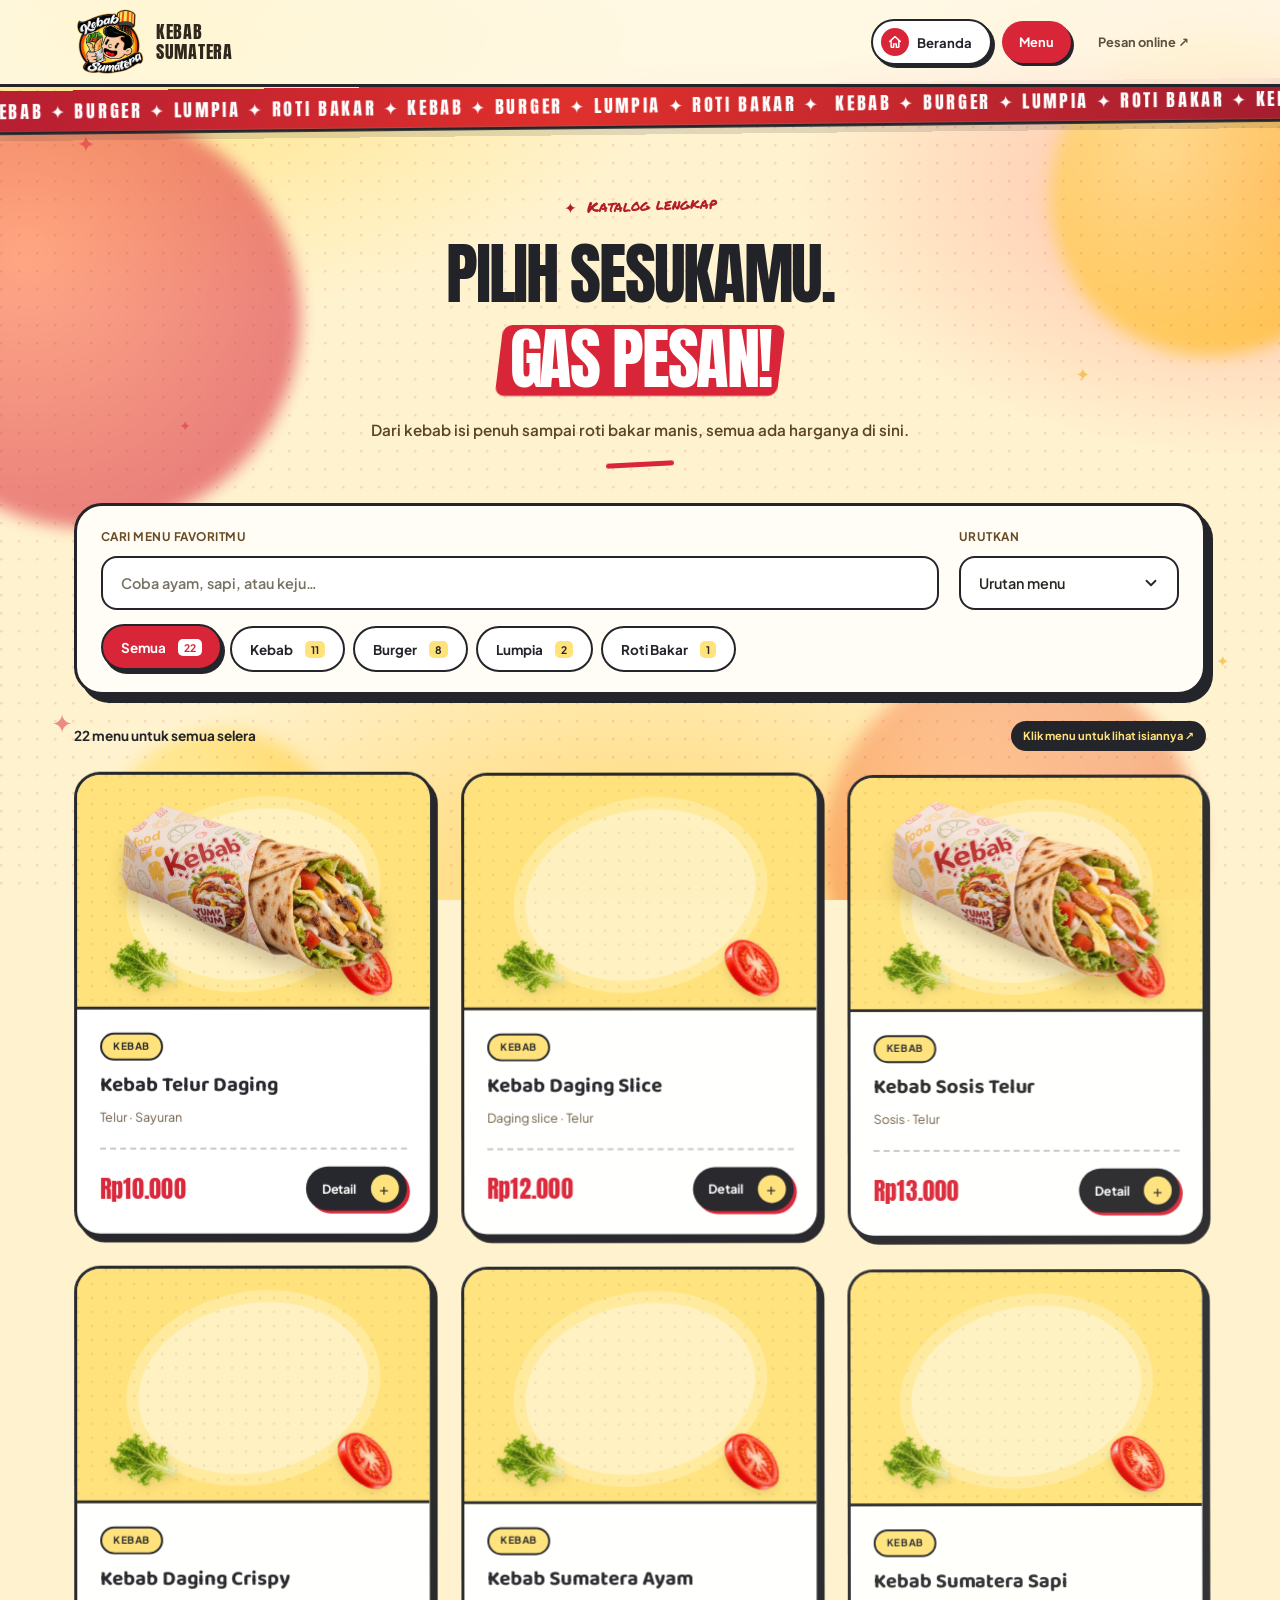
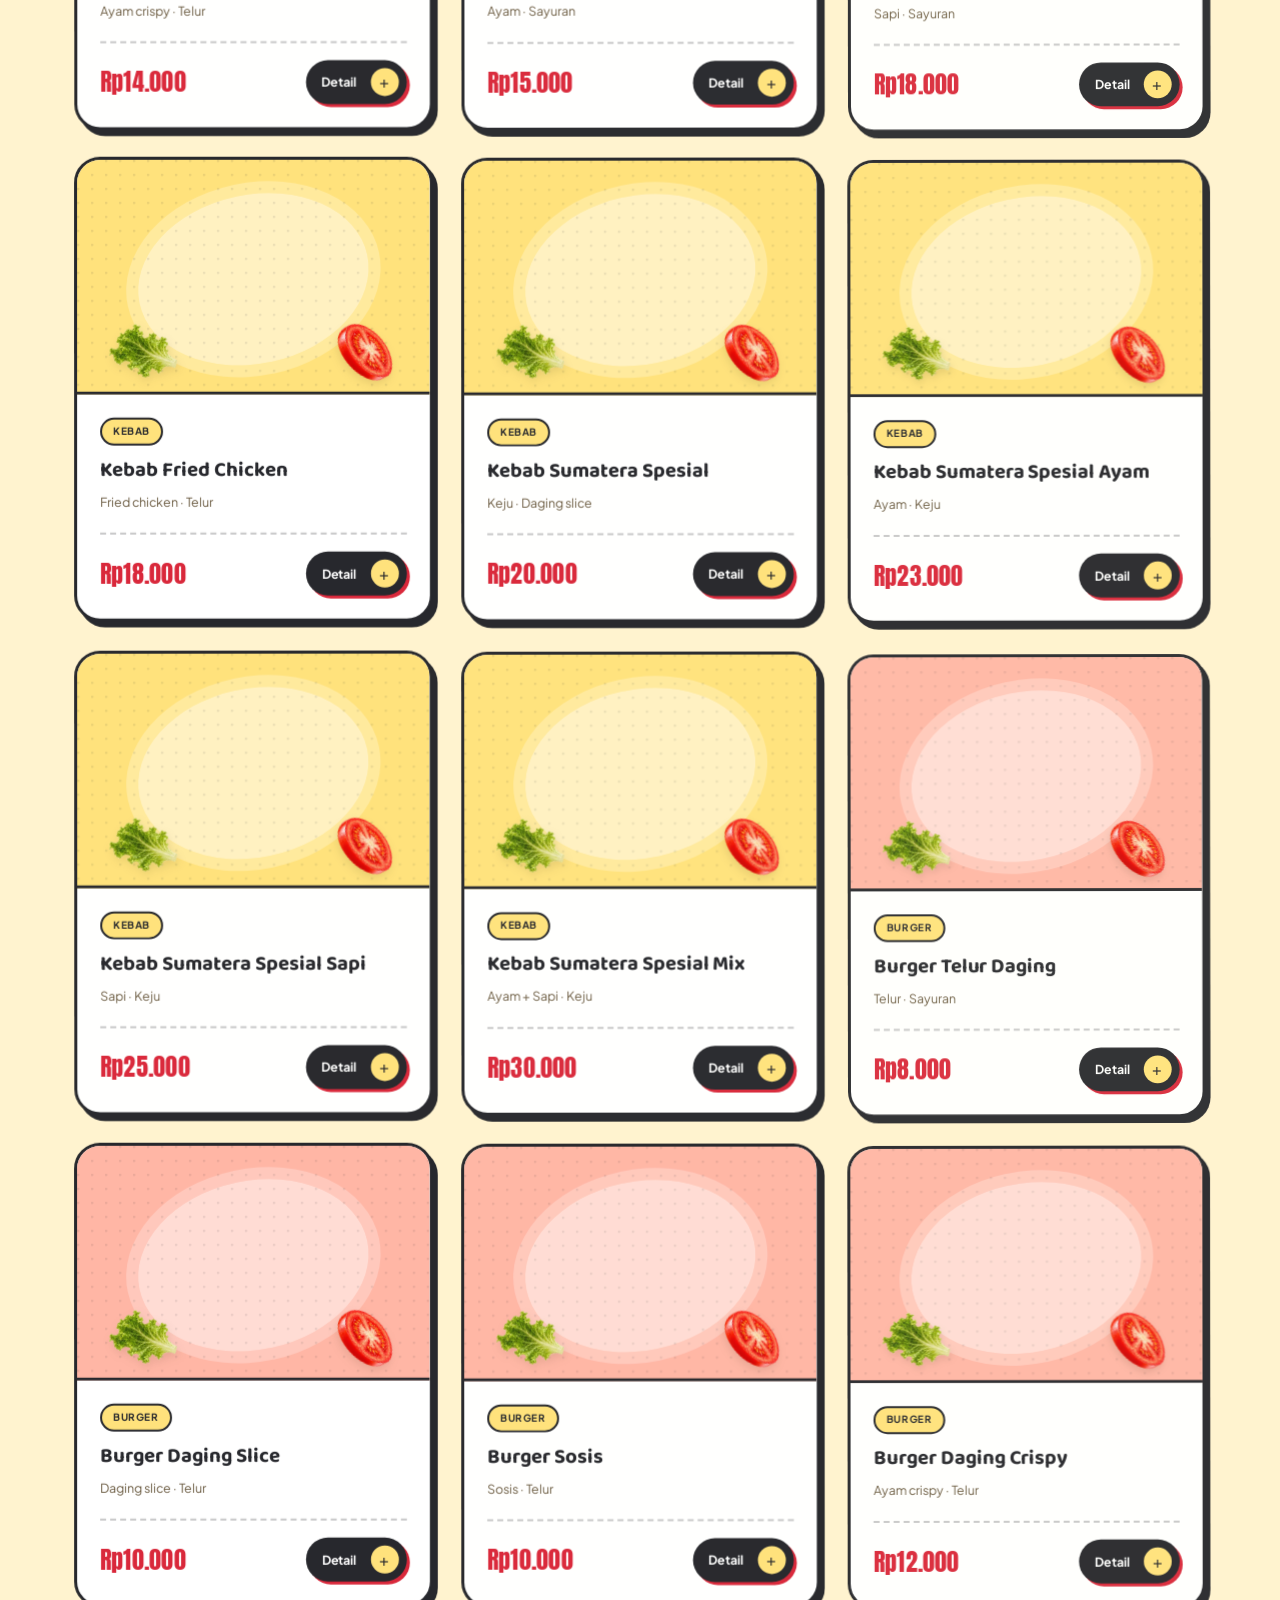
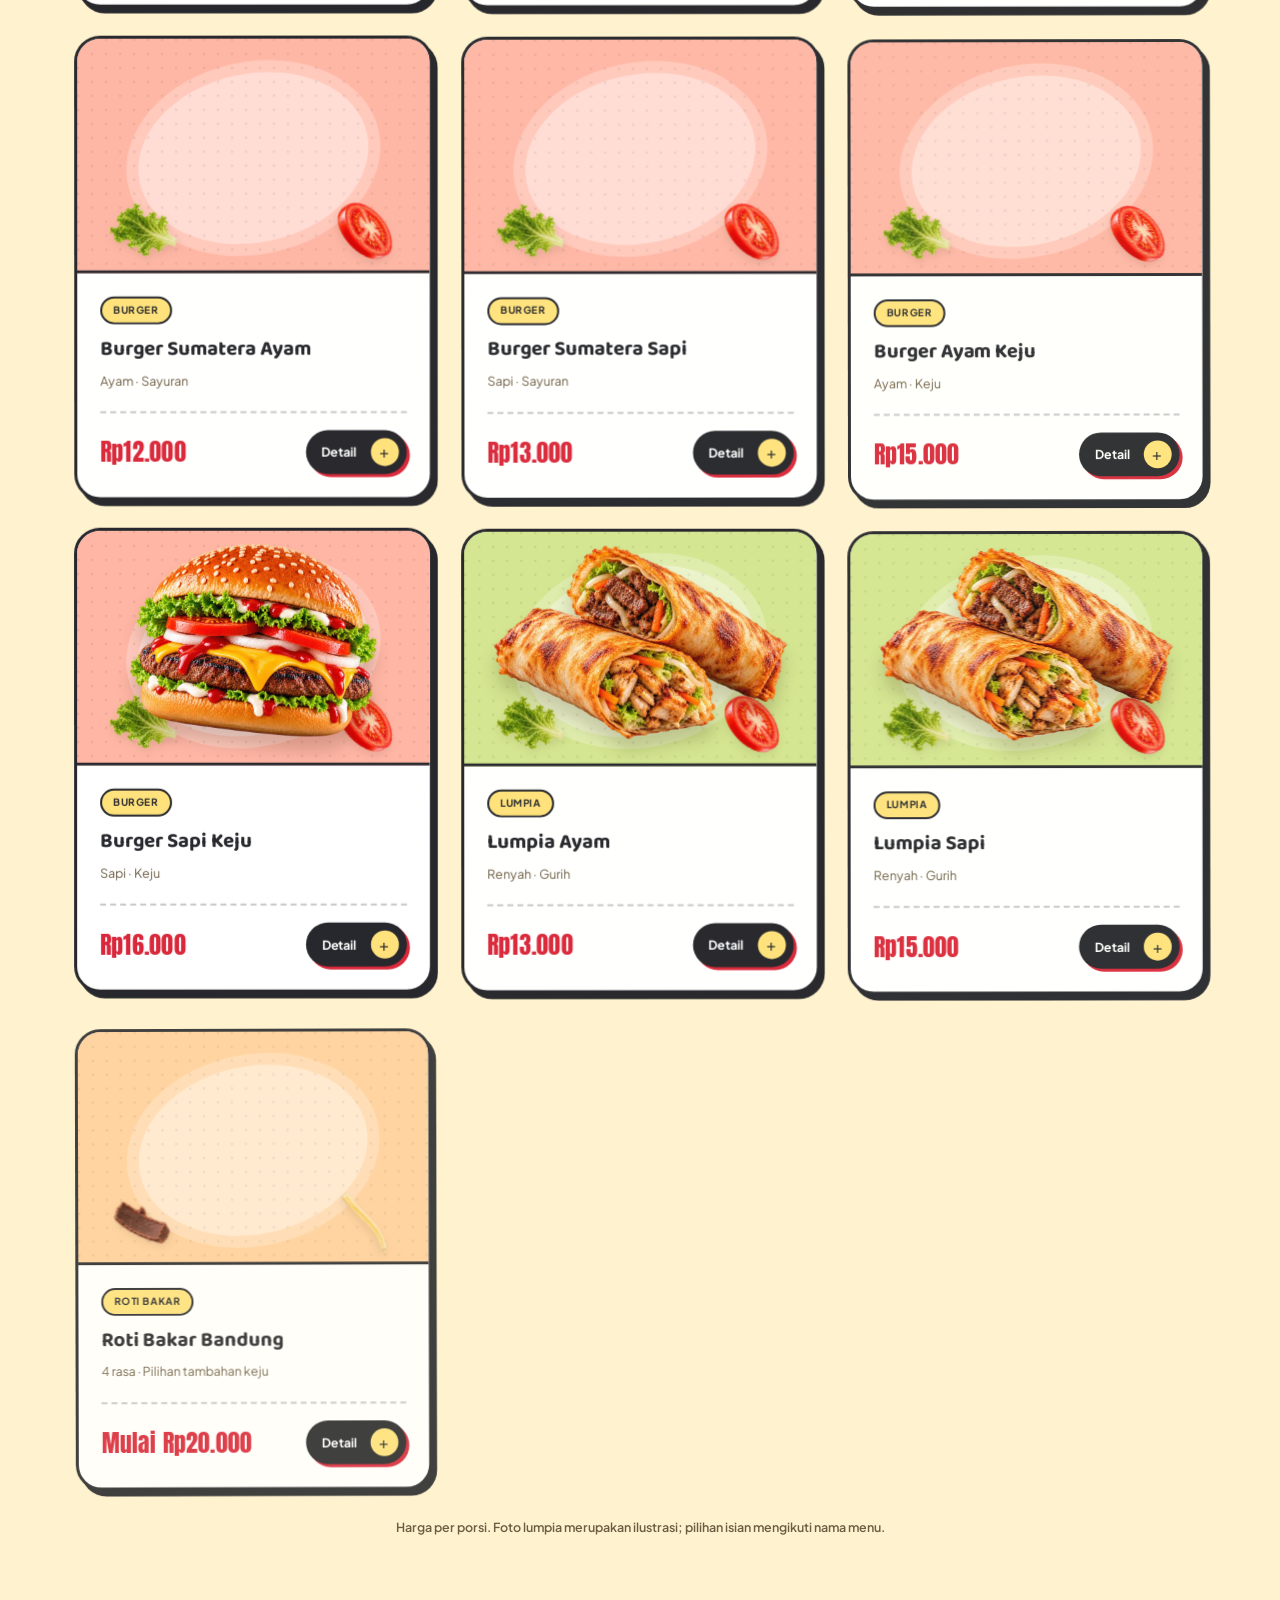
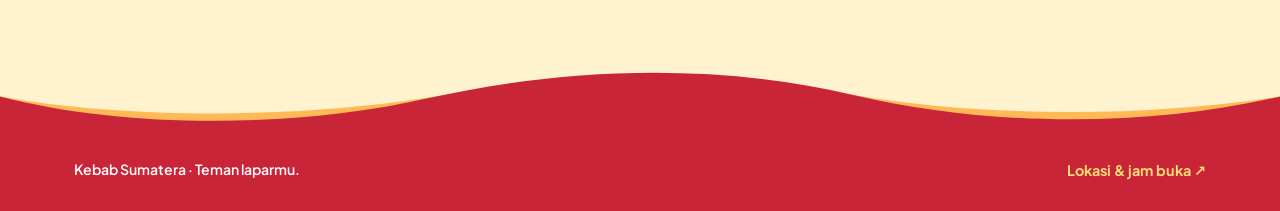
<file: menu.html>
<!DOCTYPE html>
<html lang="id">
<head>
<meta charset="UTF-8">
<meta name="viewport" content="width=device-width, initial-scale=1, viewport-fit=cover">
<meta name="description" content="Lihat 22 pilihan kebab, burger, lumpia, dan roti bakar Kebab Sumatera. Cari menu favoritmu, lihat isiannya, dan pesan lewat GoFood atau GrabFood.">
<title>Semua Menu — Kebab Sumatera</title>
<link rel="icon" href="image/icon/favicon.png">
<link rel="stylesheet" href="assets/css/fonts.css">
<link rel="stylesheet" href="assets/css/style.css">
<link rel="stylesheet" href="assets/css/menu.css">
</head>
<body class="menu-page">
<a class="menu-skip" href="#menu-lengkap">Langsung ke menu</a>

<!-- Latar belakang bergerak -->
<div class="menu-bg" aria-hidden="true">
  <i class="mb mb1"></i><i class="mb mb2"></i><i class="mb mb3"></i><i class="mb mb4"></i>
  <span class="ms" style="--x:6%;--y:14%;--s:22;--d:0s">✦</span>
  <span class="ms" style="--x:91%;--y:10%;--s:30;--d:1.2s">✦</span>
  <span class="ms" style="--x:14%;--y:46%;--s:14;--d:2.1s">✦</span>
  <span class="ms" style="--x:84%;--y:40%;--s:18;--d:.6s">✦</span>
  <span class="ms" style="--x:4%;--y:78%;--s:26;--d:1.8s">✦</span>
  <span class="ms" style="--x:95%;--y:72%;--s:16;--d:2.6s">✦</span>
  <span class="ms" style="--x:50%;--y:92%;--s:20;--d:.3s">✦</span>
</div>

<header class="catalog-header">
 <nav class="wrap catalog-navigation" aria-label="Navigasi utama">
  <a class="catalog-brand" href="index.html?intro=0" aria-label="Kebab Sumatera — beranda"><img src="image/icon/logo.webp" alt="Kebab Sumatera" width="70" height="70"><span>KEBAB<br>SUMATERA</span></a>
  <div class="catalog-nav-links"><a class="nav-home" href="index.html?intro=0"><span class="nav-home-ico" aria-hidden="true"><svg viewBox="0 0 24 24" fill="none" stroke="currentColor" stroke-width="2.2" stroke-linecap="round" stroke-linejoin="round"><path d="M4 11.2 12 4l8 7.2"/><path d="M6.2 9.6V19a1 1 0 0 0 1 1H10v-5.2h4V20h2.8a1 1 0 0 0 1-1V9.6"/></svg></span><span>Beranda</span></a><a href="menu.html" aria-current="page">Menu</a><a href="index.html?intro=0#cta-final">Pesan online ↗</a></div>
 </nav>
</header>

<div class="menu-ribbon" aria-hidden="true"><div class="menu-ribbon-track"><span>KEBAB ✦ BURGER ✦ LUMPIA ✦ ROTI BAKAR ✦ KEBAB ✦ BURGER ✦ LUMPIA ✦ ROTI BAKAR ✦ </span><span>KEBAB ✦ BURGER ✦ LUMPIA ✦ ROTI BAKAR ✦ KEBAB ✦ BURGER ✦ LUMPIA ✦ ROTI BAKAR ✦ </span></div></div>

<main>
<section class="section" id="menu-lengkap">
  <div class="wrap">
    <div class="section-head">
      <span class="eyebrow">Katalog lengkap</span>
      <h1><span class="h1-line"><span>PILIH SESUKAMU.</span></span><br><span class="h1-line"><em><span>GAS PESAN!</span></em></span></h1>
      <p>Dari kebab isi penuh sampai roti bakar manis, semua ada harganya di sini.</p>
    </div>

    <div class="menu-controls">
      <div class="menu-tools"><label class="menu-search"><span>Cari menu favoritmu</span><input id="menuSearch" type="search" placeholder="Coba ayam, sapi, atau keju…" autocomplete="off"></label><label class="menu-sort"><span>Urutkan</span><select id="menuSort"><option value="default">Urutan menu</option><option value="low">Harga terendah</option><option value="high">Harga tertinggi</option></select></label></div>
      <div class="menu-tabs" id="menuTabs" role="group" aria-label="Kategori menu"></div>
    </div>
    <div class="menu-results-line"><p id="menuResultCount" role="status" aria-live="polite"></p><span>Klik menu untuk lihat isiannya ↗</span></div>
    <div id="menuPanels"></div>
    <p class="menu-note" id="menuNote"></p>
  </div>
</section>
<noscript><p class="wrap">Aktifkan JavaScript untuk melihat katalog menu. Kamu juga bisa memesan lewat <a href="https://gofood.link/a/A8ivZ2o">GoFood</a> atau langsung kunjungi <a href="https://www.instagram.com/kebabsumatera/">Instagram kami</a>.</p></noscript>
</main>

<div class="menu-wave" aria-hidden="true"><svg viewBox="0 0 1440 100" preserveAspectRatio="none"><g class="wv-b"><path d="M0 100V52C140 84 330 84 480 54 S800 16 960 50 S1300 80 1440 52C1580 84 1770 84 1920 54 S2240 16 2400 50 S2740 80 2880 52V100Z"/></g><g class="wv-a"><path d="M0 100V52C140 98 330 98 480 55 S800 2 960 50 S1300 94 1440 52C1580 98 1770 98 1920 55 S2240 2 2400 50 S2740 94 2880 52V100Z"/></g></svg></div>
<footer class="catalog-footer"><div class="wrap"><p>Kebab Sumatera · Teman laparmu.</p><a href="index.html?intro=0#lokasi">Lokasi &amp; jam buka ↗</a></div></footer>
<span class="cursor-ring" id="cursorRing" aria-hidden="true"></span>
<script src="assets/vendor/gsap.min.js"></script>
<script src="assets/vendor/ScrollTrigger.min.js"></script>
<script src="assets/vendor/lenis.min.js"></script>
<script src="assets/js/catalog-data.js?v=20261023-3"></script>
<script src="assets/js/menu.js"></script>
<script src="assets/js/menu-motion.js"></script>
<script src="assets/js/cursor.js"></script>
</body>
</html>
</file>
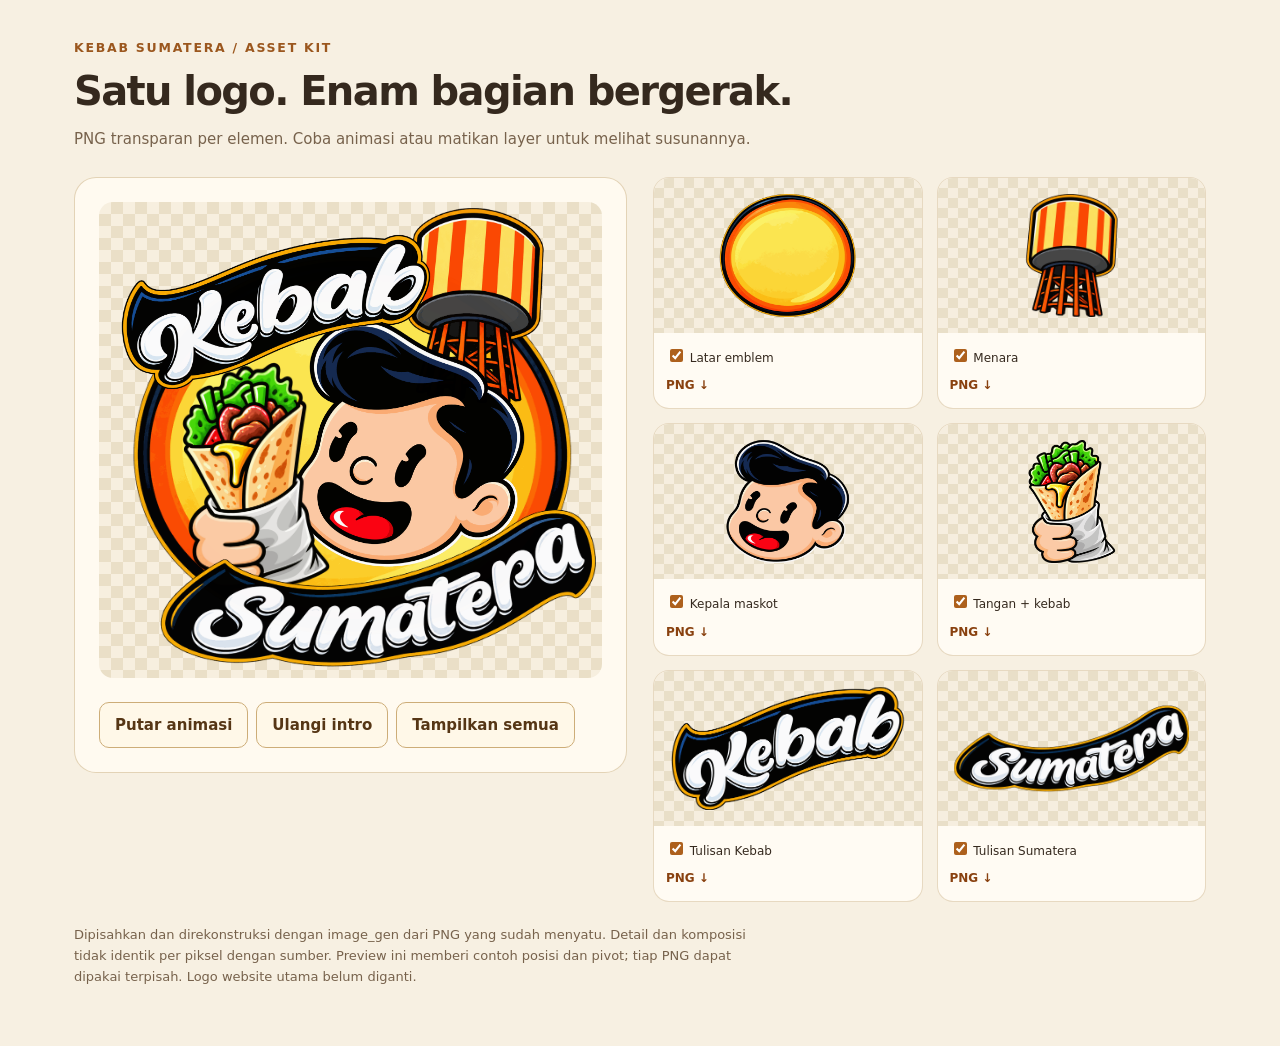
<file: image/logo-layers/preview.html>
<!doctype html><html lang="id"><meta charset="utf-8"><meta name="viewport" content="width=device-width,initial-scale=1"><title>Logo Kebab Sumatera · Animation kit</title>
<style>*{box-sizing:border-box}body{margin:0;background:#f7f0e2;color:#35291e;font:15px/1.6 system-ui,sans-serif}main{max-width:1180px;margin:auto;padding:35px 24px}header{margin-bottom:26px}small{letter-spacing:.14em;color:#9b571e;font-weight:700}h1{font-size:clamp(26px,4vw,40px);line-height:1.2;letter-spacing:-.04em;margin:8px 0 12px}p{max-width:700px;color:#77624c;margin:8px 0}.layout{display:grid;grid-template-columns:1fr 1fr;gap:26px}.viewer{position:sticky;top:20px;align-self:start;border:1px solid #c3a57577;border-radius:22px;background:#fffaf0;overflow:hidden}.stage{position:relative;aspect-ratio:1290/1220;margin:24px;background:repeating-conic-gradient(#eadfc7 0 25%,#f7efdf 0 50%) 0 0/24px 24px;border-radius:14px}.piece{position:absolute;transform-origin:var(--pivot);transition:opacity .2s}.piece svg{width:100%;height:100%;overflow:visible}.piece[hidden]{display:none}.controls{display:flex;flex-wrap:wrap;gap:8px;padding:0 24px 24px}button,a{font:inherit}button{cursor:pointer;border:1px solid #cdad78;border-radius:10px;padding:10px 15px;background:#fff8e8;color:#563615;font-weight:650}button[aria-pressed=true]{background:#884015;color:white;border-color:#884015}button:focus-visible,a:focus-visible{outline:3px solid #e7981a;outline-offset:3px}.library{display:grid;grid-template-columns:1fr 1fr;gap:14px}.library article{border-radius:16px;border:1px solid #c3a57566;background:#fffbf3;overflow:hidden}.asset{height:155px;display:grid;place-items:center;padding:16px;background:repeating-conic-gradient(#e9dfc8 0 25%,#f6eedf 0 50%) 0 0/20px 20px}.asset svg{max-width:100%;width:100%;height:100%}.asset-name{padding:13px 12px;font-size:12px;display:flex;flex-direction:column;gap:8px}input{accent-color:#ad601c}a{color:#89410f;font-weight:700;text-decoration:none}.note{font-size:13px;padding:15px 0}.playing .p0{animation:breathe 4s ease-in-out infinite}.playing .p1{animation:tower 3.2s ease-in-out infinite}.playing .p2{animation:head 3s ease-in-out infinite}.playing .p3{animation:wave 2.5s ease-in-out infinite}.playing .p4,.playing .p5{animation:letters 3.6s ease-in-out infinite;animation-delay:var(--delay)}.enter .piece{animation:arrive .7s cubic-bezier(.2,.85,.3,1.15) both;animation-delay:var(--delay)}@keyframes arrive{from{opacity:0;transform:translateY(25px) scale(.85)}to{opacity:1;transform:none}}@keyframes breathe{50%{transform:scale(.98)}}@keyframes tower{50%{transform:rotate(2deg)}}@keyframes head{50%{transform:rotate(-3deg) translateY(-4px)}}@keyframes wave{50%{transform:rotate(-5deg) translateY(-5px)}}@keyframes letters{50%{transform:translateY(-4px)}}@media(max-width:760px){.layout{grid-template-columns:1fr}.viewer{position:relative;top:auto}.asset{height:140px}main{padding:24px 16px}}@media(prefers-reduced-motion:reduce){.piece{animation:none!important;transition:none}}
</style><main><header><small>KEBAB SUMATERA / ASSET KIT</small><h1>Satu logo. Enam bagian bergerak.</h1><p>PNG transparan per elemen. Coba animasi atau matikan layer untuk melihat susunannya.</p></header><div class="layout"><section class="viewer" aria-label="Preview logo tersusun"><div class="stage" id="stage"><div class="piece p0" data-name="Latar emblem" style="left:6.976744186046512%;top:11.475409836065575%;width:86.82170542635659%;height:79.50819672131148%;--pivot:50% 50%;--delay:0.0s"><svg viewBox="60 86 1170 1061" preserveAspectRatio="none" aria-hidden="true"><image href="01-badge.png" width="1290" height="1219"/></svg></div><div class="piece p1" data-name="Menara" style="left:61.240310077519375%;top:1.2295081967213115%;width:27.131782945736433%;height:40.98360655737705%;--pivot:50% 95%;--delay:0.13s"><svg viewBox="750 10 492 664" preserveAspectRatio="none" aria-hidden="true"><image href="02-menara.png" width="1290" height="1219"/></svg></div><div class="piece p2" data-name="Kepala maskot" style="left:38.75968992248062%;top:24.59016393442623%;width:45.73643410852713%;height:52.049180327868854%;--pivot:52% 82%;--delay:0.26s"><svg viewBox="137 77 1062 1066" preserveAspectRatio="none" aria-hidden="true"><image href="03-maskot.png" width="1290" height="1219"/></svg></div><div class="piece p3" data-name="Tangan + kebab" style="left:16.666666666666668%;top:33.77049180327869%;width:29.069767441860463%;height:47.54098360655738%;--pivot:46% 91%;--delay:0.39s"><svg viewBox="187 52 780 1110" preserveAspectRatio="none" aria-hidden="true"><image href="04-tangan-kebab.png" width="1290" height="1219"/></svg></div><div class="piece p4" data-name="Tulisan Kebab" style="left:4.651162790697675%;top:6.967213114754099%;width:61.240310077519375%;height:32.37704918032787%;--pivot:50% 50%;--delay:0.52s"><svg viewBox="10 216 1394 739" preserveAspectRatio="none" aria-hidden="true"><image href="05-teks-kebab.png" width="1408" height="1117"/></svg></div><div class="piece p5" data-name="Tulisan Sumatera" style="left:12.403100775193797%;top:64.75409836065575%;width:86.43410852713178%;height:32.786885245901644%;--pivot:50% 50%;--delay:0.65s"><svg viewBox="26 738 1247 453" preserveAspectRatio="none" aria-hidden="true"><image href="06-teks-sumatera.png" width="1290" height="1219"/></svg></div></div><div class="controls"><button id="play" aria-pressed="false">Putar animasi</button><button id="intro">Ulangi intro</button><button id="reset">Tampilkan semua</button></div></section><section class="library" aria-label="Unduh aset per layer"><article><div class="asset"><svg viewBox="60 86 1170 1061" preserveAspectRatio="xMidYMid meet" aria-hidden="true"><image href="01-badge.png" width="1290" height="1219"/></svg></div><div class="asset-name"><label><input type="checkbox" data-layer="0" checked> Latar emblem</label><a href="01-badge.png" download aria-label="Unduh Latar emblem">PNG ↓</a></div></article><article><div class="asset"><svg viewBox="750 10 492 664" preserveAspectRatio="xMidYMid meet" aria-hidden="true"><image href="02-menara.png" width="1290" height="1219"/></svg></div><div class="asset-name"><label><input type="checkbox" data-layer="1" checked> Menara</label><a href="02-menara.png" download aria-label="Unduh Menara">PNG ↓</a></div></article><article><div class="asset"><svg viewBox="137 77 1062 1066" preserveAspectRatio="xMidYMid meet" aria-hidden="true"><image href="03-maskot.png" width="1290" height="1219"/></svg></div><div class="asset-name"><label><input type="checkbox" data-layer="2" checked> Kepala maskot</label><a href="03-maskot.png" download aria-label="Unduh Kepala maskot">PNG ↓</a></div></article><article><div class="asset"><svg viewBox="187 52 780 1110" preserveAspectRatio="xMidYMid meet" aria-hidden="true"><image href="04-tangan-kebab.png" width="1290" height="1219"/></svg></div><div class="asset-name"><label><input type="checkbox" data-layer="3" checked> Tangan + kebab</label><a href="04-tangan-kebab.png" download aria-label="Unduh Tangan + kebab">PNG ↓</a></div></article><article><div class="asset"><svg viewBox="10 216 1394 739" preserveAspectRatio="xMidYMid meet" aria-hidden="true"><image href="05-teks-kebab.png" width="1408" height="1117"/></svg></div><div class="asset-name"><label><input type="checkbox" data-layer="4" checked> Tulisan Kebab</label><a href="05-teks-kebab.png" download aria-label="Unduh Tulisan Kebab">PNG ↓</a></div></article><article><div class="asset"><svg viewBox="26 738 1247 453" preserveAspectRatio="xMidYMid meet" aria-hidden="true"><image href="06-teks-sumatera.png" width="1290" height="1219"/></svg></div><div class="asset-name"><label><input type="checkbox" data-layer="5" checked> Tulisan Sumatera</label><a href="06-teks-sumatera.png" download aria-label="Unduh Tulisan Sumatera">PNG ↓</a></div></article></section></div><p class="note">Dipisahkan dan direkonstruksi dengan image_gen dari PNG yang sudah menyatu. Detail dan komposisi tidak identik per piksel dengan sumber. Preview ini memberi contoh posisi dan pivot; tiap PNG dapat dipakai terpisah. Logo website utama belum diganti.</p></main><script>const stage=document.getElementById('stage'),play=document.getElementById('play');let timer;play.onclick=()=>{clearTimeout(timer);stage.classList.remove('enter');const on=stage.classList.toggle('playing');play.setAttribute('aria-pressed',String(on));play.textContent=on?'Jeda animasi':'Putar animasi'};document.getElementById('intro').onclick=()=>{stage.classList.remove('playing','enter');play.setAttribute('aria-pressed','false');play.textContent='Putar animasi';void stage.offsetWidth;stage.classList.add('enter');clearTimeout(timer);timer=setTimeout(()=>stage.classList.remove('enter'),1600)};document.querySelectorAll('[data-layer]').forEach(input=>input.onchange=()=>{document.querySelector('.p'+input.dataset.layer).hidden=!input.checked});document.getElementById('reset').onclick=()=>{document.querySelectorAll('[data-layer]').forEach(input=>input.checked=true);document.querySelectorAll('.piece').forEach(el=>el.hidden=false)};</script></html>
</file>
<file: assets/css/fonts.css>
@font-face{font-family:'Anton';font-style:normal;font-weight:400;font-display:block;src:url('../fonts/anton-latin-400-normal.woff2') format('woff2');}
@font-face{font-family:'Baloo 2';font-style:normal;font-weight:500;font-display:block;src:url('../fonts/baloo-2-latin-500-normal.woff2') format('woff2');}
@font-face{font-family:'Baloo 2';font-style:normal;font-weight:600;font-display:block;src:url('../fonts/baloo-2-latin-600-normal.woff2') format('woff2');}
@font-face{font-family:'Baloo 2';font-style:normal;font-weight:700;font-display:block;src:url('../fonts/baloo-2-latin-700-normal.woff2') format('woff2');}
@font-face{font-family:'Baloo 2';font-style:normal;font-weight:800;font-display:block;src:url('../fonts/baloo-2-latin-800-normal.woff2') format('woff2');}
@font-face{font-family:'Plus Jakarta Sans';font-style:normal;font-weight:400;font-display:block;src:url('../fonts/plus-jakarta-sans-latin-400-normal.woff2') format('woff2');}
@font-face{font-family:'Plus Jakarta Sans';font-style:normal;font-weight:500;font-display:block;src:url('../fonts/plus-jakarta-sans-latin-500-normal.woff2') format('woff2');}
@font-face{font-family:'Plus Jakarta Sans';font-style:normal;font-weight:600;font-display:block;src:url('../fonts/plus-jakarta-sans-latin-600-normal.woff2') format('woff2');}
@font-face{font-family:'Plus Jakarta Sans';font-style:normal;font-weight:700;font-display:block;src:url('../fonts/plus-jakarta-sans-latin-700-normal.woff2') format('woff2');}
@font-face{font-family:'Permanent Marker';font-style:normal;font-weight:400;font-display:block;src:url('../fonts/permanent-marker-latin-400-normal.woff2') format('woff2');}
</file>
<file: assets/css/style.css>
/* ============================= TOKENS ============================= */
:root{
  --bg:#1a130f;
  --bg-soft:#241a14;
  --bg-card:#2b1f18;
  --bg-card2:#31241b;
  --line:#4a3620;
  --line-soft:#3a2b1c;
  --cream:#f7eee0;
  --cream-dim:#d8c8ae;
  --cream-dimmer:#a7947d;
  --chili:#e2391c;
  --chili-dark:#a92710;
  --chili-bright:#ff5a37;
  --turmeric:#f3a93c;
  --turmeric-dim:#c98a2e;
  --herb:#93b23f;
  --font-display:'Baloo 2', system-ui, sans-serif;
  --font-hand:'Permanent Marker', cursive;
  --font-body:'Plus Jakarta Sans', system-ui, -apple-system, sans-serif;
  --shadow-deep: 0 20px 50px rgba(0,0,0,.45);
  --safe-t: env(safe-area-inset-top, 0px);
  --safe-b: env(safe-area-inset-bottom, 0px);
  color-scheme: dark;
}
:root:not([data-theme="light"]){ --bg:#1a130f; }
:root[data-theme="dark"]{ --bg:#1a130f; }
@media (prefers-color-scheme: dark){:root{ --bg:#1a130f; }}
*,*::before,*::after{ box-sizing:border-box; }
html{ scroll-behavior:smooth; scroll-padding-top: calc(72px + var(--safe-t)); }
body{
  margin:0; background:var(--bg); color:var(--cream);
  font-family:var(--font-body); font-size:16px; line-height:1.6;
  -webkit-font-smoothing:antialiased;
  padding-top:var(--safe-t); padding-bottom:var(--safe-b);
  overflow-x:hidden;
}
img{ max-width:100%; display:block; }
a{ color:inherit; text-decoration:none; }
button{ font-family:inherit; cursor:pointer; }
:focus-visible{ outline:3px solid var(--turmeric); outline-offset:2px; }
.wrap{ max-width:1180px; margin:0 auto; padding:0 24px; }
h1,h2,h3{ font-family:var(--font-display); font-weight:700; margin:0; letter-spacing:.2px; }
.eyebrow{ font-family:var(--font-hand); color:var(--turmeric); font-size:1.05rem; display:inline-block; transform:rotate(-2deg); margin:0 0 6px; }
.section{ padding:88px 0; position:relative; }
.section-head{ max-width:640px; margin-bottom:44px; }
.section-head h2{ font-size:clamp(1.8rem,4vw,2.6rem); color:var(--cream); }
.section-head p{ color:var(--cream-dim); font-size:1.05rem; margin-top:12px; }
.section-alt{ background:var(--bg-soft); }
.kbtn{ display:inline-flex; align-items:center; justify-content:center; gap:8px; padding:14px 26px; border-radius:100px; font-weight:700; font-size:.98rem; border:2px solid transparent; transition:transform .15s ease, background .2s ease, border-color .2s ease; white-space:nowrap; }
.kbtn:active{ transform:scale(.96); }
.kbtn-primary{ background:var(--chili); color:#fff8f2; box-shadow:0 10px 24px -8px rgba(226,57,28,.65); }
.kbtn-primary:hover{ background:var(--chili-bright); }
.kbtn-ghost{ border-color:var(--cream-dim); color:var(--cream); }
.kbtn-ghost:hover{ border-color:var(--cream); background:rgba(247,238,224,.06); }
.kbtn-dark{ background:var(--bg); color:var(--cream); border-color:var(--line); }
.kbtn-block{ width:100%; }
.pill{ display:inline-flex; align-items:center; gap:6px; padding:6px 14px; border-radius:100px; background:rgba(243,169,60,.14); color:var(--turmeric); font-weight:700; font-size:.8rem; }
.torn-divider{ height:14px; background-image:repeating-linear-gradient(-45deg, var(--line) 0 8px, transparent 8px 16px); opacity:.5; }
::selection{ background:var(--chili); color:#fff; }
@media (prefers-reduced-motion: reduce){html{ scroll-behavior:auto; }
*{ animation-duration:.001s !important; animation-iteration-count:1 !important; transition-duration:.001s !important; }}
/* ============================= NAVBAR ============================= */
.ks-nav{
  position:fixed; top:0; left:0; right:0; z-index:500;
  padding-top:var(--safe-t);
  background:linear-gradient(to bottom, rgba(20,14,10,.92), rgba(20,14,10,0));
  transition:background .3s ease, box-shadow .3s ease;
}
.ks-nav.scrolled{ background:rgba(20,14,10,.92); backdrop-filter:blur(10px); box-shadow:0 8px 24px rgba(0,0,0,.35); }
.nav-inner{ max-width:1180px; margin:0 auto; padding:14px 24px; display:flex; align-items:center; justify-content:space-between; gap:20px; }
.brand{ display:flex; align-items:center; gap:10px; font-family:var(--font-display); font-weight:800; font-size:1.25rem; color:var(--cream); flex-shrink:0; }
.brand-badge{ width:40px; height:40px; border-radius:50%; background:conic-gradient(from 200deg, var(--chili), var(--turmeric), var(--chili)); display:flex; align-items:center; justify-content:center; font-size:1.25rem; box-shadow:0 4px 10px rgba(0,0,0,.4); flex-shrink:0; }
.nav-links{ display:flex; align-items:center; gap:30px; list-style:none; margin:0; padding:0; }
.nav-links a{ font-weight:600; font-size:.95rem; color:var(--cream-dim); transition:color .2s; position:relative; }
.nav-links a:hover{ color:var(--cream); }
.nav-cta{ display:flex; align-items:center; gap:14px; }
.nav-burger{ display:none; width:44px; height:44px; border-radius:12px; border:1px solid var(--line); background:rgba(255,255,255,.03); align-items:center; justify-content:center; flex-direction:column; gap:5px; }
.nav-burger span{ width:20px; height:2px; background:var(--cream); border-radius:2px; }
.mobile-menu{ position:fixed; inset:0; z-index:600; background:var(--bg); display:none; flex-direction:column; padding:calc(20px + var(--safe-t)) 26px 26px; }
.mobile-menu.open{ display:flex; }
.mobile-menu-top{ display:flex; justify-content:space-between; align-items:center; margin-bottom:40px; }
.mobile-menu-close{ width:44px; height:44px; border-radius:12px; border:1px solid var(--line); background:none; color:var(--cream); font-size:1.4rem; }
.mobile-menu a{ font-family:var(--font-display); font-size:1.7rem; font-weight:700; padding:14px 0; border-bottom:1px solid var(--line-soft); color:var(--cream); }
@media (max-width:920px){.nav-links{ display:none; }
.nav-burger{ display:flex; }
.nav-cta .kbtn-ghost{ display:none; }}
@media (max-width:600px){.nav-cta .kbtn-primary{ display:none; }}
/* ============================= HERO ============================= */
.hero{ --hb:#e8460f; --ink:#c23a0a; --fg:#ffffff; position:relative; min-height:100svh; overflow:hidden; background:var(--hb); color:var(--fg); transition:background-color .9s ease; }
.hero-giant-wrap{ position:absolute; inset:0; z-index:1; pointer-events:none; display:flex; align-items:center; justify-content:center; padding-bottom:17svh; }
.giant{ position:absolute; font-family:'Anton',Impact,sans-serif; text-transform:uppercase; white-space:nowrap; line-height:1.05; overflow:hidden; padding:.03em .06em; color:var(--ink); transition:color .9s ease; font-size:min(calc(min(94vw,1500px) / var(--len) * 2.2), 58svh); }
.giant .ch{ display:inline-block; transform:translateY(105%); }
.giant:not(.active):not(.leaving) .ch{ transition:none; }
.giant.leaving .ch{ transform:translateY(-105%); transition:transform .5s cubic-bezier(.6,0,.9,.4) calc(var(--i)*.03s); }
body.ready .giant.active .ch{ transform:none; transition:transform .85s cubic-bezier(.2,.9,.25,1) calc(var(--i)*.05s + .15s); }
.hero-stage{ position:absolute; inset:0; z-index:2; }
.food-slot{ position:absolute; inset:8svh 0 25svh; opacity:0; transform:scale(.55) rotate(-14deg); transition:opacity .5s ease, transform .95s cubic-bezier(.2,1.15,.3,1); pointer-events:none; }
body.ready .food-slot.active{ opacity:1; transform:none; }
.food-slot.leaving{ opacity:0; transform:scale(.7) translateX(-12%) rotate(10deg); transition:opacity .4s ease, transform .6s ease; }
.food-img{
  --food-mx:0px;
  --food-my:0px;
  position:absolute;
  left:50%;
  top:50%;
  transform:translate(
    calc(-50% + var(--food-mx)),
    calc(-50% + var(--food-my))
  );
  height:min(56svh,560px);
  width:auto;
  max-width:84vw;
  object-fit:contain;
  filter:drop-shadow(0 40px 36px rgba(0,0,0,.34));
  user-select:none;
  -webkit-user-drag:none;
  transition:transform .28s cubic-bezier(.2,.7,.25,1);
  will-change:transform;
}
.ing-wrap{ position:absolute; will-change:transform; transition:transform .25s ease-out; }
.ing{ width:100%; display:block; animation:floaty 4.2s ease-in-out infinite; filter:drop-shadow(0 10px 14px rgba(0,0,0,.35)); user-select:none; -webkit-user-drag:none; }
@keyframes floaty{ 0%,100%{ transform:translateY(0) rotate(var(--r,0deg)); } 50%{ transform:translateY(-16px) rotate(calc(var(--r,0deg) + 5deg)); } }
/* --- Hero info: teks kiri, harga kanan (semua warna ikut --fg per slide) --- */
.hero::after{ content:""; position:absolute; left:0; right:0; bottom:0; height:28svh; z-index:3; pointer-events:none; background:var(--hb); transition:background-color .9s ease; -webkit-mask-image:linear-gradient(to top, rgba(0,0,0,.85), transparent); mask-image:linear-gradient(to top, rgba(0,0,0,.85), transparent); }
.hero-info{ position:absolute; left:0; right:0; bottom:0; z-index:5; padding:0 clamp(20px,4vw,56px) calc(36px + var(--safe-b)); display:flex; justify-content:space-between; align-items:flex-end; gap:24px; color:var(--fg); }
.hero-texts{ position:relative; width:min(480px,100%); min-height:210px; }
.hero-text{ position:absolute; left:0; right:0; bottom:0; opacity:0; transform:translateY(26px); pointer-events:none; transition:opacity .4s ease, transform .5s ease; }
body.ready .hero-text.active{ opacity:1; transform:none; pointer-events:auto; transition:opacity .7s ease .45s, transform .8s cubic-bezier(.2,.9,.25,1) .45s; }
.hero-text.leaving{ opacity:0; transform:translateY(-18px); }
.hero-text .ht{ text-shadow:0 3px 0 rgba(0,0,0,.14), 0 6px 22px rgba(0,0,0,.22); font-family:var(--font-display); font-weight:800; font-size:clamp(2.1rem,3.8vw,3.2rem); line-height:.98; letter-spacing:-.015em; margin:0 0 10px; color:var(--fg); }
.hero-text .desc{ text-shadow:0 1px 10px rgba(0,0,0,.25); margin:0 0 22px; max-width:32ch; font-family:var(--font-body); font-size:1rem; line-height:1.55; font-weight:500; color:var(--fg); opacity:.92; }
.hero-cta{ display:flex; gap:10px; flex-wrap:wrap; }
.hero .kbtn-primary{ background:#1a130f; color:#fff8f2; box-shadow:none; }
.hero .kbtn-primary:hover{ background:#000; color:#fff; }
.hero .kbtn-ghost{ border-color:var(--fg); color:var(--fg); }
.hero .kbtn-ghost:hover{ background:rgba(255,255,255,.14); color:var(--fg); }
/* Sisi kanan: label tulisan tangan + harga stiker + counter/dots segaris */
.hero-side{ display:flex; flex-direction:column; align-items:flex-end; gap:16px; text-align:right; margin-right:72px; }
.hero-price{ display:flex; flex-direction:column; align-items:flex-end; line-height:1; color:var(--fg); }
.hero-price .from{ text-shadow:0 1px 8px rgba(0,0,0,.25); font-family:var(--font-hand); font-size:1.05rem; font-weight:400; letter-spacing:.02em; opacity:1; margin-bottom:6px; transform:rotate(-4deg); transform-origin:right bottom; color:var(--fg); }
.hero-price .amount{ font-family:'Anton',Impact,sans-serif; font-size:clamp(2.8rem,5.4vw,4.4rem); letter-spacing:.01em; color:var(--fg); text-shadow:3px 3px 0 var(--ink); }
.hero-meta{ display:flex; align-items:center; justify-content:space-between; gap:18px; min-width:230px; padding-top:12px; border-top:2px solid color-mix(in srgb, var(--fg) 35%, transparent); color:var(--fg); }
.hero-counter{ text-shadow:0 1px 8px rgba(0,0,0,.22); font-family:'Anton',Impact,sans-serif; font-weight:400; font-size:1rem; letter-spacing:.08em; color:var(--fg); opacity:.75; }
.hero-counter #heroCurrent{ font-size:1.55rem; opacity:1; color:var(--fg); }
.hero-dots{ display:flex; gap:6px; align-items:center; }
.hero-dot{ width:14px; height:5px; border-radius:5px; background:var(--fg); opacity:.32; border:none; padding:0; cursor:pointer; transition:width .3s ease, opacity .3s ease; }
.hero-dot.active{ opacity:1; width:34px; }
.hero-arrow{ width:46px; height:46px; border-radius:50%; border:1.5px solid currentColor; background:rgba(255,255,255,.08); color:inherit; font-size:1.4rem; display:flex; align-items:center; justify-content:center; padding:0 0 3px; transition:background .2s, transform .2s; }
.hero-arrow:hover{ background:rgba(255,255,255,.22); }
.hero .hero-arrow{ position:absolute; top:46%; z-index:6; }
.hero-arrow.prev{ left:clamp(12px,3vw,40px); }
.hero-arrow.next{ right:clamp(12px,3vw,40px); }
.review-nav .hero-arrow{ color:var(--cream); }
@media (max-width:820px){.hero-info{ flex-direction:column; align-items:stretch; gap:14px; }
.hero-side{ flex-direction:row; align-items:flex-end; justify-content:space-between; text-align:left; margin-right:68px; gap:12px; }
.hero-price{ align-items:flex-start; }
.hero-price .amount{ font-size:clamp(2.2rem,9vw,3rem); }
.hero-meta{ flex-direction:column; align-items:flex-end; min-width:0; gap:8px; border-top:none; padding-top:0; }
.hero-text .ht{ font-size:clamp(1.8rem,8vw,2.4rem); }
.hero-text .desc{ margin-bottom:16px; max-width:none; }
.hero::after{ height:34svh; }
.hero-texts{ min-height:178px; width:100%; }
.food-slot{ inset:15svh 0 36svh; }
.food-img{ height:min(36svh,320px); }
.ing-wrap{ scale:.7; }
.hero .hero-arrow{ top:36%; width:40px; height:40px; }}
/* ============================= MENU FAVORIT ============================= */
.favorit-grid{ display:grid; grid-template-columns:repeat(3,1fr); gap:22px; }
.fav-card{ background:var(--bg-card); border:1px solid var(--line-soft); border-radius:22px; padding:22px; position:relative; overflow:hidden; transition:transform .25s ease, border-color .25s ease; }
.fav-card:hover{ transform:translateY(-6px); border-color:var(--turmeric-dim); }
.fav-card .fav-badge{ position:absolute; top:16px; left:16px; background:var(--chili); color:#fff; font-family:var(--font-hand); font-size:.85rem; padding:4px 12px; border-radius:8px; transform:rotate(-4deg); z-index:2; }
.fav-img-wrap{ height:150px; display:flex; align-items:center; justify-content:center; margin-bottom:14px; }
.fav-img-wrap img{ max-height:100%; filter:drop-shadow(0 14px 18px rgba(0,0,0,.4)); }
.fav-card h3{ font-size:1.15rem; color:var(--cream); margin-bottom:6px; }
.fav-row{ display:flex; align-items:center; justify-content:space-between; margin-top:12px; }
.fav-price{ font-family:var(--font-display); color:var(--turmeric); font-size:1.15rem; }
.fav-add{ width:38px; height:38px; border-radius:50%; background:var(--chili); color:#fff; border:none; font-size:1.3rem; display:flex; align-items:center; justify-content:center; transition:background .2s, transform .2s; }
.fav-add:hover{ background:var(--chili-bright); transform:scale(1.08); }
.section-cta-row{ text-align:center; margin-top:38px; }
@media (max-width:860px){.favorit-grid{ grid-template-columns:repeat(2,1fr); gap:14px; }}
@media (max-width:560px){.favorit-grid{ grid-template-columns:1fr 1fr; }
.fav-card{ padding:16px; }
.fav-img-wrap{ height:110px; }}
/* ============================= MENU LENGKAP ============================= */
.menu-tabs{ display:flex; gap:10px; flex-wrap:wrap; margin-bottom:34px; }
.menu-tab-btn{ padding:11px 20px; border-radius:100px; border:1px solid var(--line); background:none; color:var(--cream-dim); font-weight:700; font-size:.92rem; transition:all .2s; }
.menu-tab-btn.active{ background:var(--chili); border-color:var(--chili); color:#fff; }
.menu-tab-btn:hover:not(.active){ border-color:var(--cream-dim); color:var(--cream); }
.menu-panel{ display:none; }
.menu-panel.active{ display:block; animation:fadeIn .35s ease; }
@keyframes fadeIn{ from{opacity:0;} to{opacity:1;} }
.menu-list{ display:grid; grid-template-columns:1fr 1fr; gap:0 40px; }
.menu-row{ display:flex; align-items:center; justify-content:space-between; gap:14px; padding:15px 0; border-bottom:1px dashed var(--line-soft); }
.menu-row .name{ font-weight:600; color:var(--cream); }
.menu-row .name small{ display:block; color:var(--cream-dimmer); font-weight:400; font-size:.82rem; margin-top:2px; }
.menu-row .price{ font-family:var(--font-display); color:var(--turmeric); white-space:nowrap; }
.menu-note{ margin-top:20px; color:var(--cream-dimmer); font-size:.9rem; }
.menu-note a{ color:var(--turmeric); font-weight:700; }
@media (max-width:700px){.menu-list{ grid-template-columns:1fr; }}
/* ============================= BUILD YOUR OWN ============================= */
/* ============================= TENTANG ============================= */
.tentang-grid{ display:grid; grid-template-columns:1fr 1fr; gap:56px; align-items:center; }
.tentang-art{ position:relative; height:420px; display:flex; align-items:center; justify-content:center; }
.tentang-art img{ max-height:100%; filter:drop-shadow(0 26px 34px rgba(0,0,0,.5)); }
.tentang-art::before{ content:""; position:absolute; inset:6%; border-radius:50%; background:radial-gradient(circle, rgba(226,57,28,.25), transparent 70%); z-index:0; }
.tentang-art img{ position:relative; z-index:1; }
.tentang-copy p{ color:var(--cream-dim); margin:0 0 16px; }
.tentang-stats{ display:flex; gap:30px; margin-top:26px; flex-wrap:wrap; }
.tentang-stats div strong{ display:block; font-family:var(--font-display); font-size:1.6rem; color:var(--turmeric); }
.tentang-stats div span{ font-size:.82rem; color:var(--cream-dimmer); }
@media (max-width:860px){.tentang-grid{ grid-template-columns:1fr; gap:30px; }
.tentang-art{ height:280px; order:-1; }}
/* ============================= GALERI ============================= */
.masonry{ column-count:3; column-gap:16px; }
.masonry-item{ break-inside:avoid; margin-bottom:16px; border-radius:18px; overflow:hidden; position:relative; cursor:zoom-in; border:1px solid var(--line-soft); }
.masonry-item img{ width:100%; display:block; transition:transform .5s ease; }
.masonry-item:hover img{ transform:scale(1.08) rotate(-1deg); }
.masonry-item .cap{ position:absolute; left:0; right:0; bottom:0; padding:14px; background:linear-gradient(to top, rgba(0,0,0,.75), transparent); font-weight:700; font-size:.88rem; opacity:0; transition:opacity .3s; }
.masonry-item:hover .cap{ opacity:1; }
.masonry-item.placeholder{ background:linear-gradient(135deg, var(--bg-card), var(--bg-card2)); display:flex; align-items:center; justify-content:center; flex-direction:column; gap:10px; min-height:180px; color:var(--cream-dimmer); text-align:center; padding:20px; }
.masonry-item.placeholder .ico{ font-size:1.8rem; }
.lightbox{ position:fixed; inset:0; z-index:900; background:rgba(10,7,5,.92); display:none; align-items:center; justify-content:center; padding:40px 20px; }
.lightbox.open{ display:flex; }
.lightbox > .cursor-ring{z-index:9999}
.lightbox img{ max-width:min(900px,92vw); max-height:82vh; border-radius:14px; box-shadow:var(--shadow-deep); }
.lightbox-close{ position:absolute; top:calc(20px + var(--safe-t)); right:20px; width:46px; height:46px; border-radius:50%; background:rgba(255,255,255,.08); border:1px solid var(--line); color:var(--cream); font-size:1.4rem; }
@media (max-width:860px){.masonry{ column-count:2; }}
@media (max-width:520px){.masonry{ column-count:1; }}
/* ============================= KENAPA PILIH KAMI ============================= */
.why-grid{ display:grid; grid-template-columns:repeat(4,1fr); gap:20px; }
.why-card{ background:var(--bg-card); border:1px solid var(--line-soft); border-radius:20px; padding:26px 22px; }
.why-card .ico{ font-size:1.8rem; margin-bottom:14px; display:block; }
.why-card h3{ font-size:1.02rem; color:var(--cream); margin-bottom:8px; }
.why-card p{ color:var(--cream-dim); font-size:.9rem; margin:0; }
@media (max-width:920px){.why-grid{ grid-template-columns:1fr 1fr; }}
@media (max-width:520px){.why-grid{ grid-template-columns:1fr; }}
/* ============================= CARA PESAN ============================= */
.steps-row{ display:grid; grid-template-columns:repeat(4,1fr); gap:0; position:relative; }
.steps-row::before{ content:""; position:absolute; top:26px; left:8%; right:8%; height:2px; background-image:repeating-linear-gradient(to right, var(--line) 0 10px, transparent 10px 20px); z-index:0; }
.step-item{ position:relative; z-index:1; text-align:center; padding:0 14px; }
.step-num{ width:52px; height:52px; border-radius:50%; background:var(--chili); color:#fff; font-family:var(--font-display); font-size:1.15rem; display:flex; align-items:center; justify-content:center; margin:0 auto 16px; box-shadow:0 8px 18px -6px rgba(226,57,28,.6); }
.step-item h3{ font-size:1rem; color:var(--cream); margin-bottom:8px; }
.step-item p{ color:var(--cream-dim); font-size:.88rem; margin:0; }
@media (max-width:860px){.steps-row{ grid-template-columns:1fr 1fr; gap:30px 0; }
.steps-row::before{ display:none; }}
/* ============================= REVIEW ============================= */
.review-stats{ display:flex; gap:36px; margin-bottom:30px; flex-wrap:wrap; }
.review-stats div strong{ display:block; font-family:var(--font-display); font-size:1.9rem; color:var(--turmeric); }
.review-stats div span{ font-size:.82rem; color:var(--cream-dimmer); }
.review-track-wrap{ position:relative; }
.review-track{ display:flex; gap:18px; overflow-x:auto; padding-bottom:10px; scroll-snap-type:x mandatory; -ms-overflow-style:none; scrollbar-width:none; }
.review-track::-webkit-scrollbar{ display:none; }
.review-card{ scroll-snap-align:start; flex:0 0 300px; background:var(--bg-card); border:1px solid var(--line-soft); border-radius:20px; padding:24px; }
.review-stars{ color:var(--turmeric); letter-spacing:2px; margin-bottom:12px; }
.review-card p.quote{ color:var(--cream); font-size:.98rem; margin:0 0 16px; min-height:66px; }
.review-who{ display:flex; align-items:center; justify-content:space-between; font-size:.85rem; color:var(--cream-dim); }
.review-who b{ color:var(--cream); }
.review-nav{ display:flex; gap:10px; justify-content:flex-end; margin-bottom:18px; }
/* ============================= LOKASI ============================= */
.lokasi-grid{ display:grid; grid-template-columns:1fr 1fr; gap:40px; align-items:stretch; }
.lokasi-info{ display:flex; flex-direction:column; gap:18px; }
.info-row{ display:flex; gap:14px; align-items:flex-start; }
.info-row .ico{ width:42px; height:42px; border-radius:12px; background:var(--bg-card); display:flex; align-items:center; justify-content:center; flex-shrink:0; font-size:1.1rem; }
.info-row div b{ display:block; color:var(--cream); margin-bottom:2px; }
.info-row div span{ color:var(--cream-dim); font-size:.92rem; }
.map-art{ border-radius:24px; border:1px solid var(--line-soft); background:
    linear-gradient(var(--bg-card2) 1px, transparent 1px) 0 0/34px 34px,
    linear-gradient(90deg, var(--bg-card2) 1px, transparent 1px) 0 0/34px 34px,
    var(--bg-card);
  min-height:320px; display:flex; align-items:center; justify-content:center; flex-direction:column; gap:14px; position:relative; overflow:hidden; }
.map-art .pin{ font-size:2.4rem; filter:drop-shadow(0 8px 10px rgba(0,0,0,.5)); }
.map-art p{ color:var(--cream-dim); font-size:.9rem; max-width:220px; text-align:center; margin:0; }
@media (max-width:860px){.lokasi-grid{ grid-template-columns:1fr; }}
/* ============================= CTA ============================= */
.cta-section{ position:relative; text-align:center; padding:100px 0; overflow:hidden; background:linear-gradient(180deg, var(--bg-soft), var(--bg)); }
.cta-section h2{ font-size:clamp(2rem,5vw,3.2rem); margin-bottom:20px; }
.cta-section .kbtn-row{ display:flex; gap:16px; justify-content:center; flex-wrap:wrap; margin-top:28px; }
.cta-deco{ position:absolute; opacity:.85; filter:drop-shadow(0 14px 18px rgba(0,0,0,.4)); }
/* ============================= FOOTER ============================= */
footer{ background:#120c09; padding:60px 0 calc(30px + var(--safe-b)); border-top:1px solid var(--line-soft); }
.footer-grid{ display:grid; grid-template-columns:1.4fr 1fr 1fr; gap:40px; margin-bottom:40px; }
.footer-brand p{ color:var(--cream-dimmer); font-size:.9rem; max-width:280px; margin-top:12px; }
footer h4{ font-family:var(--font-display); font-size:1rem; color:var(--cream); margin-bottom:14px; }
footer ul{ list-style:none; margin:0; padding:0; display:flex; flex-direction:column; gap:10px; }
footer a{ color:var(--cream-dimmer); font-size:.9rem; transition:color .2s; }
footer a:hover{ color:var(--turmeric); }
.footer-bottom{ border-top:1px solid var(--line-soft); padding-top:22px; text-align:center; color:var(--cream-dimmer); font-size:.82rem; }
@media (max-width:700px){.footer-grid{ grid-template-columns:1fr 1fr; }
.footer-brand{ grid-column:1/-1; }}
/* ============================= WA FLOAT ============================= */
/* ============================= UPGRADE: Bootstrap-safe, Lenis, loader, nav ============================= */
legend{ float:none; }
a:hover{ color:inherit; }
html.lenis,html.lenis body{ height:auto; }
.lenis.lenis-smooth{ scroll-behavior:auto !important; }
.lenis-stopped{ overflow:hidden; }
body:not(.ready):not(.menu-page){ overflow:hidden; }
.ks-nav{ background:none !important; box-shadow:none !important; backdrop-filter:none !important; }
.ks-nav .nav-inner{ max-width:1120px; margin:12px auto 0; padding:8px 10px 8px 16px; background:rgba(22,15,11,.8); backdrop-filter:blur(12px); border:1px solid rgba(255,255,255,.08); border-radius:100px; box-shadow:0 12px 30px rgba(0,0,0,.28); width:calc(100% - 24px); }
.brand-logo{ height:46px; width:auto; display:block; }
footer .brand-logo{ height:110px; }
.ks-offcanvas{ background:var(--bg); color:var(--cream); padding:0 8px; }
.ks-offcanvas .offcanvas-body a{ font-family:var(--font-display); font-size:1.7rem; font-weight:700; padding:14px 0; border-bottom:1px solid var(--line-soft); color:var(--cream); }
.loader{
  position:fixed; inset:0; z-index:9999;
  will-change:transform; backface-visibility:hidden;
  transform:translate3d(0,0,0);
  transition:transform 1.25s cubic-bezier(.77,0,.18,1);
}
.loader-curtain{
  position:absolute; inset:0; overflow:hidden;
  background:radial-gradient(130% 110% at 50% 28%, var(--chili-bright) 0%, var(--chili) 48%, var(--chili-dark) 100%);
  display:flex; align-items:center; justify-content:center;
}
.loader-edge{ position:absolute; left:0; right:0; top:calc(100% - 2px); height:clamp(46px,9vw,92px); overflow:hidden; pointer-events:none; }
.loader-edge svg{ display:block; width:100%; height:100%; }
.loader-edge .wv{ animation:waveSlide 5s linear infinite; }
.loader-edge .wv-b{ animation-duration:8s; animation-direction:reverse; }
.loader-curtain::after{ content:''; position:absolute; inset:0; z-index:2; pointer-events:none; background:radial-gradient(58% 58% at 50% 42%, transparent 45%, rgba(0,0,0,.32) 100%); }
.loader.exit{ transform:translate3d(0,calc(-100% - 100px),0); }
.loader.exit .loader-fx,.loader.exit .loader-crumbs{ opacity:0; transition:opacity .3s ease; }
.loader-inner{ position:relative; z-index:3; display:flex; flex-direction:column; align-items:center; transition:opacity .28s ease; }
.loader.exit .loader-inner,.loader.exit .loader-text{ opacity:0; }
.loader-logo-wrap{ display:flex; flex-direction:column; align-items:center; }
.loader-logo{ width:min(36vw,168px); height:auto; animation:lbob 1s ease-in-out infinite; }
@keyframes lbob{ 0%,100%{ transform:translateY(0) rotate(-4deg) scale(1); } 50%{ transform:translateY(-18px) rotate(4deg) scale(1.06); } }
.loader-shadow{ width:96px; height:13px; border-radius:50%; background:rgba(0,0,0,.25); margin-top:12px; animation:lsh 1s ease-in-out infinite; }
@keyframes lsh{ 0%,100%{ transform:scaleX(1); opacity:.9; } 50%{ transform:scaleX(.6); opacity:.5; } }
.loader-title{ display:flex; flex-direction:column; align-items:center; margin-top:14px; line-height:.86; }
.lt-line{
  display:block; font-family:'Baloo 2','Anton',Impact,sans-serif; font-weight:800;
  text-transform:uppercase; letter-spacing:.01em; white-space:nowrap;
  -webkit-text-stroke:2.5px rgba(0,0,0,.2); paint-order:stroke fill;
}
.lt-line1{ font-size:clamp(3rem,13.5vw,5.8rem); color:var(--cream);
  text-shadow:0 4px 0 rgba(0,0,0,.2), 0 8px 0 rgba(0,0,0,.16), 0 22px 38px rgba(0,0,0,.45); }
.lt-line2{ font-size:clamp(3rem,13.5vw,5.8rem); color:var(--turmeric); margin-top:.05em;
  text-shadow:0 4px 0 rgba(0,0,0,.2), 0 8px 0 rgba(0,0,0,.16), 0 22px 38px rgba(0,0,0,.45); }
.lt-letter{ display:inline-block; transform-origin:50% 50%; will-change:transform,opacity; }
.lt-float{ display:inline-block; transform-origin:50% 60%; will-change:transform; }
.lt-line{ will-change:transform; }
.loader-text{ position:absolute; bottom:9%; left:0; right:0; text-align:center; margin:0; font-family:'Anton',Impact,sans-serif; letter-spacing:.14em; font-size:1rem; color:#fff3e0; transition:opacity .35s; z-index:3; }
.loader-bar{ position:absolute; left:0; right:0; bottom:0; height:6px; background:rgba(0,0,0,.18); z-index:3; }
.loader-bar i{ display:block; height:100%; background:#ffd23a; transform:scaleX(0); transform-origin:left; }
/* ---- Loader FX: komponen makanan melayang ---- */
.loader-fx{ position:absolute; inset:0; z-index:1; pointer-events:none; }
.loader-food-anchor{ position:absolute; width:0; height:0; display:flex; align-items:center; justify-content:center; }
.loader-food-wrap{ flex:none; will-change:transform; }
.loader-food{ display:block; width:100%; height:auto; filter:drop-shadow(0 12px 20px rgba(0,0,0,.45)); will-change:transform,opacity; }
/* ---- Loader ambient: remah/crumb halus melayang naik (pengganti bubble bulat) ---- */
.loader-crumbs{ position:absolute; inset:0; z-index:2; pointer-events:none; overflow:hidden; }
.lc{ position:absolute; bottom:-6%; width:13px; height:13px; border-radius:50%; background:center/cover no-repeat; background-image:url('../../image/komponen/crumbC.webp'); opacity:0; animation:crumbRise 5.4s ease-in infinite; }
.lc:nth-child(1){ left:10%; animation-delay:.15s; animation-duration:5.1s; }
.lc:nth-child(2){ left:24%; animation-delay:1.7s; animation-duration:6.3s; width:9px; height:9px; }
.lc:nth-child(3){ left:46%; animation-delay:.7s; animation-duration:4.7s; }
.lc:nth-child(4){ left:64%; animation-delay:2.3s; animation-duration:5.9s; width:10px; height:10px; }
.lc:nth-child(5){ left:80%; animation-delay:.4s; animation-duration:5.5s; }
.lc:nth-child(6){ left:91%; animation-delay:1.95s; animation-duration:4.9s; width:8px; height:8px; }
@keyframes crumbRise{
  0%{ transform:translateY(0) rotate(0deg); opacity:0; }
  12%{ opacity:.85; }
  82%{ opacity:.55; }
  100%{ transform:translateY(-98vh) rotate(200deg); opacity:0; }
}
.sw{ display:inline-block; overflow:hidden; vertical-align:top; padding-bottom:.14em; }
.swi{ display:inline-block; will-change:transform; }
@media (max-width:600px){.brand-logo{ height:40px; }}
/* ===== EXTRACTED INLINE STYLE ATTRIBUTES ===== */
.extracted-inline-style-1{ margin-top: 20px !important; color: var(--chili-bright) !important; }
.extracted-inline-style-2{ color: var(--cream-dimmer) !important; font-weight: 400 !important; font-size: .82rem !important; }
.extracted-inline-style-3{ color: var(--cream-dimmer) !important; font-weight: 400 !important; font-size: .82rem !important; }
.extracted-inline-style-4{ color: var(--cream-dimmer) !important; font-weight: 400 !important; font-size: .82rem !important; }
.extracted-inline-style-5{ font-size: clamp(1.8rem,4vw,2.4rem) !important; margin-bottom: 16px !important; }
.extracted-inline-style-6{ margin-top: 6px !important; align-self: flex-start !important; }
.extracted-inline-style-7{ position: relative !important; z-index: 2 !important; }
/* ============================================================
   MODERN CENTERED NAVBAR
   Logo kiri • Navigasi benar-benar di tengah • CTA kanan
   ============================================================ */
.ks-nav{
  position:fixed;
  inset:0 0 auto 0;
  z-index:500;
  padding-top:calc(12px + var(--safe-t));
  pointer-events:none;
  background:transparent !important;
  box-shadow:none !important;
  backdrop-filter:none !important;
  -webkit-backdrop-filter:none !important;
}
/* Container utama hanya mengatur posisi, bukan membuat bar hitam */
.ks-nav .nav-inner{
  position:relative;
  width:min(1280px, calc(100% - 40px));
  max-width:none !important;
  min-height:58px;
  margin:0 auto !important;
  padding:0 10px 0 8px !important;
  display:flex !important;
  align-items:center;
  justify-content:space-between;
  gap:20px;
  background:transparent !important;
  border:0 !important;
  box-shadow:none !important;
  backdrop-filter:none !important;
  -webkit-backdrop-filter:none !important;
  pointer-events:auto;
}
/* LOGO */
.ks-nav .brand{
  position:relative;
  z-index:2;
  display:flex;
  align-items:center;
  justify-content:flex-start;
  margin:0;
  padding:0;
  min-width:150px;
}
.ks-nav .brand-logo{
  width:auto;
  height:54px;
  max-width:145px;
  object-fit:contain;
  filter:drop-shadow(0 5px 12px rgba(0,0,0,.16));
  transition:transform .3s cubic-bezier(.2,.8,.2,1), filter .3s ease;
}
.ks-nav .brand:hover .brand-logo{
  transform:translateY(-1px) scale(1.035);
  filter:drop-shadow(0 8px 15px rgba(0,0,0,.2));
}
/* NAVIGASI BENAR-BENAR DI TENGAH VIEWPORT */
.ks-nav .nav-links{
  position:absolute;
  left:50%;
  top:50%;
  transform:translate(-50%,-50%) translateY(-10px);
  display:flex !important;
  align-items:center;
  justify-content:center;
  gap:2px;
  width:max-content;
  max-width:calc(100vw - 430px);
  margin:0 !important;
  padding:5px !important;
  list-style:none;
  background:rgba(255,255,255,.055) !important;
  border:1px solid rgba(255,255,255,.16);
  border-radius:999px;
  box-shadow:0 10px 28px rgba(0,0,0,.08);
  backdrop-filter:blur(12px) saturate(125%);
  -webkit-backdrop-filter:blur(12px) saturate(125%);
  opacity:0;
  pointer-events:none;
}
body.ready .ks-nav .nav-links{
  animation:navCenterIn .75s cubic-bezier(.2,.85,.2,1) .18s forwards;
  pointer-events:auto;
}
@keyframes navCenterIn{
  0%{
    opacity:0;
    transform:translate(-50%,-50%) translateY(-12px);
  }
  100%{
    opacity:1;
    transform:translate(-50%,-50%) translateY(0);
  }
}
.ks-nav .nav-links li{
  opacity:0;
  transform:translateY(-7px);
}
body.ready .ks-nav .nav-links li{
  animation:navLinkIn .5s cubic-bezier(.2,.85,.2,1) forwards;
}
body.ready .ks-nav .nav-links li:nth-child(1){ animation-delay:.28s; }
body.ready .ks-nav .nav-links li:nth-child(2){ animation-delay:.33s; }
body.ready .ks-nav .nav-links li:nth-child(3){ animation-delay:.38s; }
body.ready .ks-nav .nav-links li:nth-child(4){ animation-delay:.43s; }
body.ready .ks-nav .nav-links li:nth-child(5){ animation-delay:.48s; }
@keyframes navLinkIn{
  to{
    opacity:1;
    transform:translateY(0);
  }
}
.ks-nav .nav-links a{
  position:relative;
  display:flex;
  align-items:center;
  justify-content:center;
  min-height:40px;
  padding:0 17px;
  border-radius:999px;
  color:rgba(255,255,255,.92) !important;
  font-weight:700;
  font-size:.92rem;
  line-height:1;
  letter-spacing:.005em;
  transition:
    color .2s ease,
    background .2s ease,
    transform .2s ease;
}
/* underline modern tipis */
.ks-nav .nav-links a::after{
  content:"";
  position:absolute;
  left:18px;
  right:18px;
  bottom:6px;
  height:2px;
  border-radius:999px;
  background:#fff;
  transform:scaleX(0);
  transform-origin:center;
  transition:transform .22s cubic-bezier(.2,.8,.2,1);
}
.ks-nav .nav-links a:hover{
  color:#fff !important;
  background:rgba(255,255,255,.12);
  transform:translateY(-1px);
}
.ks-nav .nav-links a:hover::after{
  transform:scaleX(1);
}
/* CTA kanan */
.ks-nav .nav-cta{
  position:relative;
  z-index:2;
  display:flex;
  align-items:center;
  justify-content:flex-end;
  min-width:150px;
  margin-left:auto;
}
.ks-nav .nav-cta .kbtn-primary{
  min-height:46px;
  padding:0 24px;
  border-radius:999px;
  font-size:.92rem;
  border:1px solid rgba(255,255,255,.1);
  box-shadow:0 10px 24px rgba(0,0,0,.12);
  transition:
    transform .22s ease,
    box-shadow .22s ease,
    filter .22s ease;
}
.ks-nav .nav-cta .kbtn-primary:hover{
  transform:translateY(-2px);
  filter:brightness(1.04);
  box-shadow:0 14px 28px rgba(0,0,0,.16);
}
/* Navbar masuk dari atas */
.ks-nav .nav-inner{
  opacity:0;
  transform:translateY(-28px);
  transition:opacity .35s ease, transform .7s cubic-bezier(.2,.85,.2,1);
}
body.ready .ks-nav .nav-inner{
  opacity:1;
  transform:translateY(0);
}
/* Tetap transparan saat scroll */
.ks-nav.scrolled,.ks-nav.scrolled .nav-inner{
  background:transparent !important;
  box-shadow:none !important;
  backdrop-filter:none !important;
  -webkit-backdrop-filter:none !important;
}
/* MOBILE */
@media (max-width:1100px){.ks-nav .nav-inner{
    width:min(100% - 28px, 1000px);
  }
.ks-nav .nav-links{
    max-width:calc(100vw - 360px);
  }
.ks-nav .nav-links a{
    padding:0 13px;
    font-size:.86rem;
  }
.ks-nav .nav-cta .kbtn-primary{
    padding:0 20px;
  }}
@media (max-width:920px){.ks-nav{
    padding-top:calc(8px + var(--safe-t));
  }
.ks-nav .nav-inner{
    width:calc(100% - 20px);
    min-height:52px;
    padding:0 6px !important;
  }
.ks-nav .brand{
    min-width:auto;
  }
.ks-nav .brand-logo{
    height:44px;
    max-width:122px;
  }
.ks-nav .nav-links{
    display:none !important;
  }
.ks-nav .nav-cta{
    min-width:auto;
  }
.ks-nav .nav-cta .kbtn-primary{
    display:none !important;
  }
.ks-nav .nav-burger{
    display:flex !important;
    width:44px;
    height:44px;
    padding:0;
    border-radius:50%;
    border:1px solid rgba(255,255,255,.18);
    background:rgba(255,255,255,.08);
    align-items:center;
    justify-content:center;
    flex-direction:column;
    gap:5px;
    backdrop-filter:blur(10px);
    -webkit-backdrop-filter:blur(10px);
  }
.ks-nav .nav-burger span{
    width:19px;
    height:2px;
    background:#fff;
    border-radius:10px;
  }}
@media (max-width:560px){.ks-nav .nav-inner{
    width:calc(100% - 14px);
  }
.ks-nav .brand-logo{
    height:40px;
    max-width:108px;
  }
.ks-nav .nav-burger{
    width:42px;
    height:42px;
  }}
@media (prefers-reduced-motion: reduce){.ks-nav .nav-inner,.ks-nav .nav-links,.ks-nav .nav-links li{
    animation:none !important;
    transition:none !important;
    opacity:1 !important;
    transform:none !important;
  }}
/* ===== LOGO NAVBAR DIPERBESAR ===== */
.ks-nav .brand-logo{
  height:68px !important;
  max-width:175px !important;
}
@media (max-width:920px){.ks-nav .brand-logo{
    height:54px !important;
    max-width:145px !important;
  }}
@media (max-width:560px){.ks-nav .brand-logo{
    height:48px !important;
    max-width:128px !important;
  }}
/* ============================================================
   ANIMASI MASUK SETELAH INTRO (aktif lewat body.intro-play)
   Logo → navbar → teks hero → komponen makanan → tombol/kontrol
   Delay dasar ~.7s supaya sinkron dengan iris loader yang membuka.
   Keyframe hanya dipakai saat class intro-play ada; keadaan akhir
   = keadaan normal, jadi tidak ada lompatan saat class dilepas.
   ============================================================ */
:root{ --intro-d:.7s; --ease-pop:cubic-bezier(.2,1.25,.3,1); --ease-out:cubic-bezier(.2,.85,.2,1); }
/* 1. LOGO — pop + goyang kecil */
body.intro-play .ks-nav .brand{
  animation:introLogo .95s var(--ease-pop) calc(var(--intro-d) + 0s) both;
  transform-origin:left center;
}
@keyframes introLogo{
  0%  { opacity:0; transform:scale(.2) rotate(-24deg) translateY(-14px); }
  60% { opacity:1; transform:scale(1.12) rotate(6deg); }
  100%{ opacity:1; transform:none; }
}
/* 2. NAVBAR — pill turun, lalu tiap menu muncul berurutan */
body.ready.intro-play .ks-nav .nav-links{ animation-delay:calc(var(--intro-d) + .12s); }
body.ready.intro-play .ks-nav .nav-links li:nth-child(1){ animation-delay:calc(var(--intro-d) + .30s); }
body.ready.intro-play .ks-nav .nav-links li:nth-child(2){ animation-delay:calc(var(--intro-d) + .38s); }
body.ready.intro-play .ks-nav .nav-links li:nth-child(3){ animation-delay:calc(var(--intro-d) + .46s); }
body.ready.intro-play .ks-nav .nav-links li:nth-child(4){ animation-delay:calc(var(--intro-d) + .54s); }
body.ready.intro-play .ks-nav .nav-links li:nth-child(5){ animation-delay:calc(var(--intro-d) + .62s); }
/* tombol Pesan Sekarang / burger — masuk dari kanan */
body.intro-play .ks-nav .nav-cta{
  animation:introFromRight .8s var(--ease-pop) calc(var(--intro-d) + .3s) both;
}
@keyframes introFromRight{
  0%  { opacity:0; transform:translateX(46px) scale(.85); }
  100%{ opacity:1; transform:none; }
}
/* 3. TEKS HERO — judul, deskripsi, tombol naik berurutan */
body.intro-play .hero-text.active .ht{ animation:introUp .8s var(--ease-out) calc(var(--intro-d) + .55s) both; }
body.intro-play .hero-text.active .desc{ animation:introUp .8s var(--ease-out) calc(var(--intro-d) + .70s) both; }
body.intro-play .hero-text.active .hero-cta .kbtn:nth-child(1){ animation:introUp .8s var(--ease-pop) calc(var(--intro-d) + .85s) both; }
body.intro-play .hero-text.active .hero-cta .kbtn:nth-child(2){ animation:introUp .8s var(--ease-pop) calc(var(--intro-d) + .95s) both; }
@keyframes introUp{
  0%  { opacity:0; transform:translateY(34px); }
  100%{ opacity:1; transform:none; }
}
/* 4. MAKANAN UTAMA — jatuh masuk dengan sedikit miring (pakai properti translate/rotate terpisah
      agar tidak bentrok dengan transform parallax mouse) */
body.intro-play .food-slot.active .food-img{
  animation:introFood 1.1s var(--ease-pop) calc(var(--intro-d) + .1s) both;
}
@keyframes introFood{
  0%  { opacity:0; translate:0 -140px; rotate:-12deg; }
  100%{ opacity:1; translate:0 0; rotate:0deg; }
}
/* 5. KOMPONEN (tomat, selada, keju, dll) — meledak keluar dari makanan, berurutan */
body.intro-play .food-slot.active .ing-wrap{
  animation:introIng .9s var(--ease-pop) calc(var(--intro-d) + .5s + var(--n,0) * .09s) both;
}
@keyframes introIng{
  0%  { opacity:0; scale:.1; translate:0 70px; }
  100%{ opacity:1; scale:var(--ing-s,1); translate:0 0; }
}
@media (max-width:820px){.ing-wrap{ --ing-s:.7; }}
/* 6. HARGA + counter/dots */
body.intro-play .hero-price{
  animation:introPrice .9s var(--ease-pop) calc(var(--intro-d) + .9s) both;
  transform-origin:right bottom;
}
@keyframes introPrice{
  0%  { opacity:0; transform:translateY(30px) scale(.6); }
  100%{ opacity:1; transform:none; }
}
body.intro-play .hero-meta{ animation:introUp .7s var(--ease-out) calc(var(--intro-d) + 1.1s) both; }
/* 7. PANAH KIRI/KANAN — geser dari tepi */
body.intro-play .hero .hero-arrow.prev{ animation:introArrowL .8s var(--ease-pop) calc(var(--intro-d) + 1s) both; }
body.intro-play .hero .hero-arrow.next{ animation:introArrowR .8s var(--ease-pop) calc(var(--intro-d) + 1s) both; }
@keyframes introArrowL{ 0%{ opacity:0; transform:translateX(-50px) scale(.5); } 100%{ opacity:1; transform:none; } }
@keyframes introArrowR{ 0%{ opacity:0; transform:translateX(50px) scale(.5); }  100%{ opacity:1; transform:none; } }
/* 8. Pop-in */
@keyframes introPop{
  0%  { opacity:0; transform:scale(0) rotate(-90deg); }
  100%{ opacity:1; transform:none; }
}
@media (prefers-reduced-motion: reduce){body.intro-play *{ animation:none !important; }}
/* ===== FOOD POP: tema section di bawah hero ===== */
.section,.cta-section{
 --bg:#fffdf5; --bg-soft:#fff6ce; --bg-card:#ffffff; --bg-card2:#fff0a6;
 --cream:#222329; --cream-dim:#484953; --cream-dimmer:#565762;
 --line:#d8cfa5; --line-soft:#e7ddb9; --turmeric:#b51c2b; --turmeric-dim:#aa202c;
 --chili:#dc2437; --chili-bright:#bd172b; color:var(--cream); color-scheme:light;
 background:#fffdf5;
}
.section > .wrap,.cta-section > .wrap{position:relative;z-index:1}
.section{padding:100px 0;isolation:isolate;overflow:clip}
.section-head h2{font-size:clamp(2.5rem,5.3vw,4.4rem);line-height:1.08;font-weight:800;letter-spacing:-.035em}
.section-head .eyebrow{font-size:.95rem}
#menu-favorit,#galeri,#cara-pesan{background:#ffda38;background-image:radial-gradient(#eaaf3255 1.5px,transparent 1.5px);background-size:22px 22px}
#menu-favorit::before,#galeri::before{content:'✦';position:absolute;right:6%;top:35px;font-size:150px;line-height:1;color:#df2638;transform:rotate(12deg);opacity:.8;pointer-events:none}
#menu-favorit .section-head,#galeri .section-head{padding-right:40px}
#menu-lengkap,#review{background:#fffdf5}
#tentang,#bantuan{background:#d92538;--cream:#fff;--cream-dim:#fff4e6;--cream-dimmer:#fff0db;--turmeric:#ffe04b;--line-soft:#ffffff38;--bg-card:#bd1b2d;color:#fff}
#tentang{background-image:radial-gradient(ellipse at 0 100%,#ef4e39,transparent 65%)}
#tentang{scroll-margin-top:86px;padding:76px 0 112px;overflow:hidden}
#tentang .wrap{max-width:1180px}
#tentang .tentang-grid{gap:42px;min-height:0}
#tentang .tentang-art{height:360px}
#tentang .tentang-copy{max-width:560px}
#tentang .tentang-copy p{line-height:1.7}
#tentang .tentang-stats{margin-top:20px;gap:24px}
#bantuan{background-image:radial-gradient(#ffffff18 1px,transparent 1px);background-size:16px 16px}
#lokasi{background:#fff6d6}
.fav-card{border:2px solid #24252a;border-radius:26px;box-shadow:5px 6px 0 #24252a;padding:26px;transition:transform .4s cubic-bezier(.22,1,.36,1),box-shadow .4s}
.fav-card:hover{border-color:#24252a;box-shadow:8px 12px 0 #d92538;transform:translateY(-7px)}
.fav-img-wrap{height:175px;background:radial-gradient(ellipse,#ffe790 0,transparent 70%);border-radius:18px}
.fav-img-wrap img{transition:transform .65s cubic-bezier(.22,1,.36,1);filter:drop-shadow(0 12px 12px #27272725)}
.fav-card:hover .fav-img-wrap img{transform:scale(1.09) rotate(-4deg)}
.section .kbtn{transition:transform .35s,box-shadow .35s,background .35s}
.section .kbtn:hover{transform:translateY(-3px);box-shadow:0 8px 0 #24252a18}
.section .kbtn-ghost{border-color:#25262b;background:transparent;color:#25262b}
.menu-tabs{gap:12px}
.menu-tab-btn{background:#fff;border:2px solid #e6dfc6}
.menu-tab-btn.active{box-shadow:0 5px 0 #981626}
.why-card{border-radius:24px;border:1px solid #ffffff42;box-shadow:0 12px 24px #a20f2526}
.tentang-art::before{background:#ffda38;border-radius:46% 54% 63% 37%;transform:rotate(-10deg)}
.tentang-art img{filter:drop-shadow(0 22px 20px #74091940)}
.masonry-item .cap{color:#fff}
.review-card{background:#fff;border:2px solid #ebd65c;box-shadow:4px 5px 0 #ffdf47}
.flavor-ribbon{overflow:hidden;background:#d92538;color:#fff5c7;border-block:3px solid #24252a;padding:17px 0}
.flavor-track{display:flex;width:max-content;animation:flavor-scroll 26s linear infinite}
.flavor-track span{flex-shrink:0;padding-right:30px;font-family:'Anton',sans-serif;font-size:clamp(1.4rem,3vw,2rem);letter-spacing:.06em;word-spacing:.3em}
.flavor-ribbon:hover .flavor-track{animation-play-state:paused}
@keyframes flavor-scroll{to{transform:translateX(-50%)}}
.outlet-card{background:#ffda38;border:2px solid #24252a;box-shadow:7px 7px 0 #d92538;padding:34px 24px;text-align:center;gap:15px}
.outlet-card h3{font-size:clamp(2.2rem,4vw,3.5rem);line-height:1.05}
.outlet-label{font-family:var(--font-hand);color:#b51c2b;transform:rotate(-5deg)}
.outlet-card .pin{filter:none}
.outlet-card p{color:#333;max-width:none}
.info-row a{text-decoration:underline;text-underline-offset:4px;overflow-wrap:anywhere}
.outlet-status{display:inline-block;font-size:.76rem;font-weight:700;padding:8px 12px;border-radius:30px;background:#ffffffc9;color:#6b2732}
.outlet-status.is-open{color:#13613a;background:#e0f8e5}
.cta-section{padding:110px 0 95px;background:#df2638;color:#fff;--turmeric:#ffe044;isolation:isolate;border-top:0}
.cta-section h2{font-family:'Anton',sans-serif;font-size:clamp(3.1rem,7vw,6.5rem);line-height:1.04;color:#ffe044;letter-spacing:-.025em;margin:20px 0 24px}
.cta-desc{max-width:510px;margin:0 auto;color:#fff6ee;font-size:1.05rem}
.platform-grid{display:grid;grid-template-columns:repeat(3,minmax(0,1fr));gap:20px;margin:40px auto 26px;max-width:1020px}
.order-platform{display:flex;align-items:center;gap:16px;text-align:left;background:#fff;color:#24252a;border:2px solid #22232a;border-radius:22px;padding:25px 22px;box-shadow:5px 6px 0 #921128;transition:transform .4s,box-shadow .4s}
.order-platform:hover{color:#24252a;transform:translateY(-7px);box-shadow:7px 12px 0 #921128}
.order-platform small{display:block;font-size:.76rem;font-weight:600}
.order-platform strong{display:block;font-size:1.8rem;font-weight:800;letter-spacing:-.06em}
.platform-icon{width:46px;height:46px;flex-shrink:0;border-radius:14px;display:grid;place-items:center;font-size:1.9rem;background:#22232a;color:#fff}
.platform-gofood .platform-icon{background:#df2638}
.platform-grab .platform-icon{background:#007b40}
.platform-gofood strong{color:#c21c2f}
.platform-grab strong{color:#00713d}
.platform-arrow{margin-left:auto;font-size:1.7rem}
.cta-details{display:flex;justify-content:center;gap:12px 30px;flex-wrap:wrap;font-size:.85rem;color:#fff}
.cta-details a{text-decoration:underline;text-underline-offset:5px}
.cta-orbit{position:absolute;z-index:0;color:#ffda3840;line-height:1;animation:cta-drift 7s ease-in-out infinite;pointer-events:none}
.orbit-one{font-size:220px;left:-45px;top:20px}
.orbit-two{font-size:190px;right:-25px;bottom:15px;animation-delay:-3s}
@keyframes cta-drift{50%{transform:translateY(-18px) rotate(14deg)}}
footer{background:#a41429;color:#fff1dc;--cream:#fff;--cream-dimmer:#ffe4d5;--line-soft:#ffffff33;--turmeric:#ffe044;border:0;padding-top:34px}
.footer-topline{display:flex;align-items:center;justify-content:space-between;gap:20px;padding-bottom:30px;margin-bottom:38px;border-bottom:1px solid #ffffff33;font-family:'Anton',sans-serif;font-size:clamp(1.6rem,3vw,2.8rem);color:#ffdf47}
.footer-topline a{display:grid;place-items:center;border:1px solid #ffffff77;border-radius:50%;width:46px;height:46px;flex-shrink:0;font-size:1.5rem}
.footer-grid{grid-template-columns:1.1fr .65fr 1fr 1.25fr;gap:30px}
footer h4{font-size:1.12rem;color:#ffdf47}
footer li,footer address,footer p{font-size:.88rem;line-height:1.8}
footer address{font-style:normal}
footer a{overflow-wrap:anywhere}
footer .brand-logo{height:90px}
.footer-socials{display:flex;gap:15px;flex-wrap:wrap}
.footer-socials a{border-bottom:1px solid #ffffff66}
.footer-directions{display:block;margin-top:14px;text-decoration:underline;text-underline-offset:5px}
.footer-hours{margin-bottom:12px}
.footer-bottom{text-align:left}
.section :focus-visible,.cta-section :focus-visible{outline:3px solid #24252a;outline-offset:5px}
@media(max-width:960px){.footer-grid{grid-template-columns:1fr 1fr}
.platform-grid{gap:12px}
.order-platform{padding:20px 14px;gap:10px}
.platform-icon{width:36px;height:36px}
.order-platform strong{font-size:1.5rem}}
@media(max-width:700px){.section{padding:70px 0}
.section-head{margin-bottom:30px}
.section-head h2{font-size:2.7rem}
.platform-grid{grid-template-columns:1fr;max-width:430px}
.order-platform{padding:20px 24px}
.platform-icon{width:46px;height:46px}
.order-platform strong{font-size:1.8rem}
.cta-section{padding:75px 0}
.cta-orbit{opacity:.6}
.footer-brand{grid-column:auto}
.footer-grid{gap:32px 22px}
.footer-grid>div{min-width:0}
.fav-card{padding:18px}
.fav-img-wrap{height:135px}
#menu-favorit::before,#galeri::before{font-size:90px;right:12px;top:20px}
.footer-bottom{padding-right:60px}}
@media(max-width:420px){.footer-grid{grid-template-columns:1fr}
.cta-section h2{font-size:2.85rem}
.wrap{padding-inline:20px}}
@media(prefers-reduced-motion:reduce){.flavor-track,.cta-orbit{animation:none!important}
.flavor-track{width:100%}
.flavor-track span{white-space:normal;font-size:1rem}
.flavor-track span[aria-hidden]{display:none}}
/* ===== VECTOR ICONS + EDITORIAL FOOD TYPOGRAPHY ===== */
.icon-library{position:absolute;width:0;height:0;overflow:hidden;pointer-events:none}
.ks-icon{display:inline-block;flex:none;width:24px;height:24px;vertical-align:middle}
.platform-icon{width:58px;height:58px;border-radius:18px;box-shadow:inset 0 0 0 1px #ffffff30;transition:transform .5s cubic-bezier(.2,.8,.2,1),box-shadow .5s}
.platform-icon .ks-icon{width:34px;height:34px}
.platform-tiktok .platform-icon .ks-icon{filter:drop-shadow(-1.2px -1px 0 #25f4ee) drop-shadow(1.2px 1px 0 #fe2c55)}
.order-platform:hover .platform-icon{transform:rotate(-9deg) scale(1.08);box-shadow:0 6px 14px #22222220}
.platform-arrow{width:32px;height:32px;display:grid;place-items:center;border-radius:50%;background:#f4f3ed;transition:transform .35s,background .35s}
.platform-arrow .ks-icon{width:18px;height:18px}
.order-platform:hover .platform-arrow{transform:translate(2px,-2px);background:#ffe052}
.footer-socials{gap:10px}
.footer-socials a{display:inline-flex;align-items:center;gap:8px;padding:10px 13px;border:1px solid #ffffff55;border-radius:12px;background:#ffffff0a;transition:background .3s,transform .3s}
.footer-socials a:hover{transform:translateY(-3px);background:#ffffff18;color:#ffe044}
.footer-socials .ks-icon{width:20px;height:20px}
.footer-socials a:first-child:hover .ks-icon{color:#ffb0c9}
.info-row .ico .ks-icon{width:23px;height:23px;color:#ca2036}
.outlet-card .pin .ks-icon{width:46px;height:46px;color:#c62235}
.cta-details a{display:inline-flex;align-items:center;gap:7px}
.cta-details .ks-icon{width:19px;height:19px}
.why-card .ico{display:grid;place-items:center;width:62px;height:62px;border-radius:18px;background:#ffdf47;color:#98152b;transform:rotate(-5deg);transition:transform .45s}
.why-card .ico .ks-icon{width:33px;height:33px}
.why-card:hover .ico{transform:rotate(6deg) translateY(-4px)}
.section-head{max-width:840px}
.section-head h2,.tentang-copy h2{font-family:'Anton',Impact,sans-serif;font-weight:400;font-size:clamp(2.6rem,5.4vw,4.7rem);letter-spacing:-.025em;line-height:1.12}
.section-head h2 em,.tentang-copy h2 em{font-style:normal;color:var(--turmeric)}
.section-head p{max-width:570px;line-height:1.8;font-size:1rem}
.section-head .eyebrow,.tentang-copy .eyebrow{margin-bottom:16px}
.section-head .eyebrow::before,.tentang-copy .eyebrow::before{content:'✦';display:inline-block;margin-right:10px;font-family:var(--font-body)}
.sw{display:inline-block;overflow:clip;vertical-align:bottom;padding:0 .025em .1em;margin-bottom:-.1em;line-height:1.2}
.swi{display:inline-block;transform-origin:0 100%}
.tentang-copy h2{font-size:clamp(2.5rem,4.2vw,3.8rem);margin-bottom:24px}
.tentang-copy p{line-height:1.85}
.tentang-stats{padding-top:22px;border-top:1px solid #ffffff40}
.section-head:after{content:'';display:block;width:68px;height:5px;background:var(--turmeric);border-radius:8px;margin-top:22px;transform:rotate(-3deg)}
.menu-row{padding:19px 12px;border-radius:10px;transition:background .3s,translate .3s}
.menu-row:hover{background:#ffdf4726;translate:3px 0}
.menu-tab-btn{transition:background .3s,color .3s,box-shadow .3s,translate .3s}
.menu-tab-btn:hover{translate:0 -2px}
.fav-card{height:100%}
.fav-card h3{font-size:1.3rem}
.fav-add{box-shadow:0 4px 0 #98172a}
.order-platform{min-width:0;position:relative}
.order-platform>span:nth-child(2){min-width:0}
.order-platform strong{letter-spacing:-.05em;font-size:1.65rem}
.platform-arrow{flex-shrink:0}
/* Satu gaya navbar untuk hero maupun saat scroll: transparan, tanpa pergantian warna. */
.ks-nav .nav-links,.ks-nav.scrolled .nav-links{
  background:rgba(255,255,255,.055)!important;
  border-color:rgba(255,255,255,.16)!important;
  box-shadow:0 10px 28px rgba(0,0,0,.08)!important;
  backdrop-filter:blur(12px) saturate(125%);
  -webkit-backdrop-filter:blur(12px) saturate(125%);
}
.ks-nav .nav-links a.is-current{background:rgba(255,255,255,.12);color:#fff!important}
.ks-nav.scrolled .nav-cta .kbtn-primary{background:rgba(255,255,255,.1);color:#fff;border-color:rgba(255,255,255,.18)}
.ks-nav.scrolled .nav-burger{background:rgba(255,255,255,.08)!important;border-color:rgba(255,255,255,.18)}
.masonry-item{border:2px solid #24252a;box-shadow:4px 5px 0 #24252a}
.masonry-item:hover img{transform:scale(1.05)}
.masonry-item img{transition:transform .8s cubic-bezier(.22,1,.36,1)}
#menu-favorit::before,#galeri::before{opacity:.2}
@media(max-width:1100px) and (min-width:701px){.platform-icon{width:42px;height:42px}
.platform-icon .ks-icon{width:27px;height:27px}
.platform-arrow{width:25px;height:25px}
.order-platform{gap:9px;padding:23px 14px}
.order-platform strong{font-size:1.4rem}
.order-platform small{font-size:.68rem}}
@media(max-width:700px){.section-head h2{font-size:clamp(2.25rem,9vw,3.4rem)}
.section-head{padding-right:0!important}
.section-head p{font-size:.94rem}
.platform-icon{width:54px;height:54px}
.order-platform strong{font-size:1.8rem}
.tentang-grid{gap:30px}
.tentang-art{height:300px}
.footer-socials a{padding:10px}
.footer-grid{grid-template-columns:1fr 1fr}
.footer-brand{grid-column:1/-1}
.footer-grid>div:last-child{grid-column:1/-1}}
@media(max-width:380px){.footer-grid{grid-template-columns:1fr}
.order-platform{padding:20px 16px}
.order-platform strong{font-size:1.6rem}}
@media(prefers-reduced-motion:reduce){.menu-row:hover,.menu-tab-btn:hover{translate:none}
.order-platform:hover .platform-icon,.why-card:hover .ico{transform:none}}
/* ===== PROMO — October update ===== */
.section-wave{position:absolute;bottom:-1px;left:0;width:100%;height:58px;display:block;pointer-events:none;z-index:2}
#promo,#menu-lengkap,#tentang,#lokasi{padding-bottom:155px}
[data-tilt]{perspective:1100px}
.tilt-surface{--tilt-x:0deg;--tilt-y:0deg;transform:rotateX(var(--tilt-x)) rotateY(var(--tilt-y));transform-style:preserve-3d;transition:transform .35s cubic-bezier(.2,.8,.2,1);position:relative}
.fav-img-wrap .tilt-surface{width:100%;height:100%;display:flex;align-items:center;justify-content:center}
.fav-img-wrap .tilt-surface img{object-fit:contain;width:100%;height:100%;max-height:175px}
.brand-image{overflow:hidden;box-shadow:none;padding:0}
.brand-image img{width:100%;height:100%;object-fit:contain;display:block}
.platform-grab .brand-image{background:#009c31;border-radius:12px}
.platform-gofood .brand-image{background:#fff;border-radius:50%;overflow:visible}
.brand-image-gofood img{clip-path:circle(42% at 49% 51.8%);height:auto}
.promo-section{background:#c72232;background-image:linear-gradient(114deg,#d52d36 0%,#c72232 60%,#b9192c 100%);color:#fff9e9;--cream:#fff9e9;--cream-dim:#fff0de;--turmeric:#ffda38}
.promo-layout{display:grid;grid-template-columns:.88fr 1.12fr;align-items:center;gap:60px}
.promo-kicker{display:flex;flex-wrap:wrap;gap:8px 16px;align-items:center;font-size:.72rem;font-weight:800;letter-spacing:.08em;margin-bottom:24px}
.promo-kicker>span{color:#ffda38;border:1px solid #ffd94b77;border-radius:4px;padding:4px 8px}
.promo-copy h2{font:clamp(3.6rem,6.6vw,6.5rem)/1.02 'Anton',Impact,sans-serif;letter-spacing:-.025em;color:#fff9e9;overflow:visible}
.promo-copy h2 em{color:#ffda38;font-style:normal;text-shadow:4px 5px 0 #8d1826}
.promo-copy p{font-size:.95rem;max-width:400px;line-height:1.8;color:#ffe4da}
.promo-copy .promo-subtitle{font-family:var(--font-hand);font-size:1.12rem;color:#ffdc46;margin:24px 0 10px;transform:rotate(-2deg)}
.promo-pricing{display:flex;gap:25px;align-items:center;margin:28px 0}
.promo-pricing small{display:block;font-size:.63rem;letter-spacing:.13em;font-weight:800}
.promo-pricing strong{display:block;font-family:'Anton',sans-serif;font-size:3.4rem;line-height:1.2;letter-spacing:-.015em}
.promo-pricing strong span{font-family:var(--font-body);font-size:1.1rem;margin-right:5px}
.promo-discount{display:flex;flex-direction:column;gap:5px}
.promo-discount del{color:#ffb3af;font-size:.9rem}
.promo-discount b{padding:5px 8px;background:#ffda38;color:#861226;border-radius:5px;font-size:.72rem;transform:rotate(-4deg)}
.promo-order{background:#ffda38;color:#411123;border:2px solid #ffda38;box-shadow:0 5px 0 #801326;border-radius:10px;padding:15px 25px;gap:28px}
.promo-order:hover{background:#ffe66c;color:#411123}
.promo-order span{font-size:1.3rem}
.promo-copy .promo-fine{font-size:.7rem;max-width:340px;line-height:1.6;margin:18px 0 0;opacity:.8}
.promo-art{position:relative;min-width:0;padding:14px 0 25px}
.promo-poster{border:8px solid #fff5d7;border-bottom-width:28px;border-radius:5px;box-shadow:14px 18px 0 #7c142b55;transform:rotate(3deg);background:#ff5624;overflow:hidden}
.promo-poster img{width:100%;height:auto;display:block}
.promo-stamp{position:absolute;right:-18px;bottom:4px;width:116px;height:116px;display:flex;flex-direction:column;align-items:center;justify-content:center;border-radius:50%;background:#ffda38;color:#aa162a;font-size:.68rem;font-weight:800;transform:translateZ(40px) rotate(10deg);border:2px dashed #a41a2c;outline:6px solid #ffda38;line-height:1.6}
.promo-stamp b{font-family:'Anton',sans-serif;font-size:1.1rem;font-weight:400}
.promo-scribble{position:absolute;left:15px;bottom:-31px;font-family:var(--font-hand);font-size:1rem;transform:rotate(-7deg);color:#ffe27a}
.visual-bbq{background:#f2cab1}
.visual-telur{background:#ffe697}
.visual-sosis{background:#f7bbb0}
.visual-nugget{background:#efd29c}
@media(max-width:1050px){.promo-layout{gap:36px}
.promo-stamp{width:95px;height:95px;right:0}}
@media(max-width:920px){.promo-layout{grid-template-columns:1fr 1fr;gap:30px}
.promo-copy h2{font-size:clamp(3.4rem,7.5vw,5rem)}
.promo-copy .promo-subtitle{font-size:.9rem}
.promo-copy p{font-size:.8rem}
.promo-pricing{gap:12px}
.promo-pricing strong{font-size:2.7rem}}
@media(max-width:650px){.section-wave{height:46px}
#promo,#menu-lengkap,#tentang,#lokasi{padding-bottom:105px}
.promo-layout{grid-template-columns:1fr;gap:34px}
.promo-copy h2{font-size:clamp(4.2rem,16vw,6rem)}
.promo-kicker{margin-bottom:20px}
.promo-copy p{font-size:.9rem}
.promo-copy .promo-subtitle{font-size:1rem}
.promo-pricing strong{font-size:3.2rem}
.promo-art{max-width:490px;width:94%;margin:auto}
.promo-stamp{right:-6px;bottom:5px}
.promo-scribble{font-size:.85rem}
.brand-image{width:58px;height:58px}
.promo-poster{border-width:5px;border-bottom-width:20px}}
@media(prefers-reduced-motion:reduce){.tilt-surface{transform:none!important;transition:none!important}}
/* Fixed image boxes prevent intrinsic image dimensions from covering option labels. */
/* Choices and the live recipe stay beside each other on desktop. */
.brand-image-grab img{object-fit:cover;object-position:center top;clip-path:inset(0 0 25% 0)}
.menu-note:empty{display:none}
/* Keep legends inside each padded step instead of straddling its top edge. */
/* Lenis owns smooth scrolling; native smoothing otherwise fights its reset. */
html.lenis,html.lenis body{height:auto}
html.lenis{scroll-behavior:auto}
/* Branded cursor badge follows the pointer; native text cursors stay in fields. */
.cursor-ring{position:fixed;top:0;left:0;z-index:1000;width:40px;height:40px;border-radius:50%;pointer-events:none;opacity:0;will-change:transform;translate:-50% -50%;transition:opacity .16s;filter:drop-shadow(0 0 1px #fff)}
.cursor-ring::before{content:"";position:absolute;inset:0;border:2px solid #d92538;border-top-color:#f3a93c;border-radius:50%;background:#fff8e933;box-shadow:0 2px 9px #32170e24;transition:border-color .16s,background .16s}
.cursor-ring::after{content:"✦";position:absolute;left:50%;top:50%;color:#d92538;font:700 12px/1 'Baloo 2',sans-serif;text-shadow:0 1px 0 #fff8e9;transform:translate(-50%,-52%);transition:color .16s,scale .16s}
body.has-cursor-ring,body.has-cursor-ring *:not(input):not(textarea):not(select):not([contenteditable="true"]){cursor:none!important;caret-color:transparent!important}
body.has-cursor-ring :where(input,textarea,select,[contenteditable="true"]){cursor:text!important}
body.has-cursor-ring .cursor-ring{opacity:1}
.cursor-ring.is-hovering::before{border-color:#f3a93c;background:#fff8e9d9}
.cursor-ring.is-hovering::after{color:#d92538;scale:1.2}
.cursor-ring.is-pressed{scale:.86}
@media(hover:none),(pointer:coarse){.cursor-ring{display:none}}
/* Cincin dipasang sebagai popover (top layer, lihat cursor.js): buang gaya bawaan browser supaya tetap 40px dan hanya dipindah lewat translate */
.cursor-ring[popover]{inset:auto;top:0;left:0;right:auto;bottom:auto;margin:0;padding:0;border:0;background:none;overflow:visible;width:40px;height:40px;color:inherit}
.cursor-ring[popover]::backdrop{display:none}
/* A single entrance clock starts once the intro curtain has closed. */
.food-slot:not(.active) .ing,.motion-offscreen .ing,.motion-offscreen .cta-orbit,.motion-offscreen .flavor-track,.motion-background .ing,.motion-background .cta-orbit,.motion-background .flavor-track{animation-play-state:paused}
:root{--intro-d:0s;--ease-pop:cubic-bezier(.22,1,.36,1)}
body:not(.ready) .hero-stage{visibility:hidden}
body.intro-play .food-slot.active{transition:none;transform:none;opacity:1}
body.intro-play .food-slot.active .food-img{animation:introFood .85s var(--ease-out) 0s both}
@keyframes introFood{from{opacity:0;translate:0 32px;rotate:-4deg}to{opacity:1;translate:0 0;rotate:0deg}}
body.intro-play .food-slot.active .ing-wrap{animation-delay:calc(.12s + var(--n,0)*.04s);animation-duration:.75s}
body.intro-play .ks-nav .nav-inner{transition:none;transform:none}
body.intro-play .ks-nav .brand{animation:introUp .7s var(--ease-out) .03s both}
body.intro-play .ks-nav .nav-cta{animation:introUp .7s var(--ease-out) .12s both}
body.ready.intro-play .ks-nav .nav-links{animation-delay:.06s;animation-duration:.7s}
body.ready .ks-nav .nav-links li{animation-delay:.12s!important;animation-duration:.55s}
body.intro-play .hero-text.active .ht{animation-delay:.08s}
body.intro-play .hero-text.active .desc{animation-delay:.18s}
body.intro-play .hero-text.active .hero-cta .kbtn:nth-child(1){animation-delay:.26s}
body.intro-play .hero-text.active .hero-cta .kbtn:nth-child(2){animation-delay:.32s}
body.intro-play .hero-price,body.intro-play .hero-meta{animation-delay:.35s}
.ks-nav .nav-links a{padding-inline:11px;font-size:.78rem;white-space:nowrap}
.ks-nav .nav-links{max-width:none}
.nav-more{position:relative}
.nav-more summary{list-style:none;color:white;font-size:.78rem;font-weight:700;padding:12px 11px;cursor:pointer}
.nav-more summary::-webkit-details-marker{display:none}
.nav-more details>div{position:absolute;top:calc(100% + 12px);right:0;min-width:180px;background:#fffdf5;border:1px solid #d7c99b;border-radius:16px;padding:8px;box-shadow:0 12px 30px #20150c25}
.ks-nav .nav-more a{color:#292a2c!important;justify-content:flex-start;border-radius:8px}
.ks-nav .nav-more a:hover{background:#ffefad}
@media(min-width:921px) and (max-width:1190px){.ks-nav .nav-links{display:none!important}
.ks-nav .nav-burger{display:flex}
.ks-nav .nav-cta .kbtn-primary{display:none!important}}
.promo-switch{display:flex;gap:10px;margin-bottom:40px}
.promo-switch button{border:1px solid #fff6d666;border-radius:999px;padding:12px 23px;background:transparent;color:#fff6d6;font-weight:700;font-size:.85rem;transition:background .2s,color .2s}
.promo-switch button[aria-pressed="true"]{background:#ffda38;color:#90142a;border-color:#ffda38}
.promo-layout[hidden]{display:none}
.promo-layout{min-height:490px}
.burger-showcase{position:relative;min-height:420px;display:flex;align-items:center;justify-content:center;isolation:isolate}
.burger-showcase img{width:60%;height:auto;object-fit:contain;filter:drop-shadow(0 24px 18px #55142155);transform:rotate(-10deg);z-index:1}
.burger-showcase img+img{margin-left:-25%;transform:translateY(65px) rotate(12deg)}
.burger-backdrop{position:absolute;top:0;font:clamp(4rem,8vw,8rem) 'Anton',sans-serif;color:#ffda383b;transform:rotate(-8deg)}
.burger-tag{position:absolute;bottom:0;right:0;background:#ffda38;color:#96162a;padding:12px 18px;font-family:var(--font-hand);transform:rotate(-6deg);border-radius:8px}
.outlet-map-card{min-width:0;border:2px solid #27292b;border-radius:24px;overflow:hidden;background:#fffdf5;box-shadow:7px 8px 0 #e5c34c;position:relative;align-self:start}
.map-header{padding:20px 22px;display:flex;align-items:center;justify-content:space-between;gap:12px;background:#262a2b;color:#fff6d6}
.map-header small{font-size:.6rem;letter-spacing:.15em;color:#ffda38}
.map-header h3{font:1.6rem 'Baloo 2',sans-serif;margin:4px 0 0}
.map-header>span{font-size:.65rem;border:1px solid #ffffff44;border-radius:30px;padding:8px}
.outlet-map{width:100%;height:390px;background:#e5e6d7}
.map-toolbar{display:flex;gap:8px;padding:12px 18px;border-bottom:1px solid #eadfb9}
.map-toolbar button{padding:9px 14px;border:1px solid #d9c991;border-radius:9px;background:#fff6d6;font-size:.75rem;font-weight:700;color:#333}
.map-toolbar button[aria-pressed="true"]{background:#ffda38;border-color:#e2bd2a}
.map-caption{padding:16px 22px 22px}
.map-caption strong{font-family:'Baloo 2',sans-serif;font-size:1.2rem}
.map-caption p{font-size:.73rem;color:#6c6657;margin:6px 0 12px}
.map-caption>a{color:#b72034;font-size:.8rem;font-weight:700}
.outlet-pin{border:3px solid #fff3bd;background:#c51f36;color:white;width:48px;height:48px;border-radius:50%;box-shadow:0 5px 16px #3b1f2644;font-weight:800}
.maplibregl-popup-content{color:#292a2c;border-radius:12px;padding:16px;font-family:var(--font-body)}
.maplibregl-canvas:focus-visible{outline:3px solid #c51f36;outline-offset:-3px}
@media(max-width:650px){.promo-layout{min-height:0}
.burger-showcase{min-height:330px}
.promo-switch{margin-bottom:30px}
.outlet-map{height:330px}
.map-header{padding:16px}
.map-header h3{font-size:1.3rem}}
@media(prefers-reduced-motion:reduce){body.intro-play *{animation:none!important}}
/* Location: balanced contact and map cards with a compact map footer. */
#galeri{background:#f4eee0;background-image:none}
#galeri::before{display:none}
#galeri .section-head{max-width:920px}
#galeri .section-head h2{font-size:clamp(2.6rem,5vw,4.5rem)}
#galeri .section-head h2 em{color:#b62136}
#galeri .section-head:after{display:none}
#galeri .section-head p{max-width:530px}
.gallery-toolbar{display:flex;align-items:center;justify-content:space-between;gap:20px;margin:30px 0 24px}
.gallery-filters{display:flex;flex-wrap:wrap;gap:8px}
.gallery-filters button{min-height:44px;padding:10px 20px;border:1px solid #292a2c40;border-radius:999px;background:#fff8dc;color:#292a2c;font-weight:700;font-size:.85rem;transition:background .2s,color .2s}
.gallery-filters button[aria-pressed="true"]{background:#292a2c;color:#fff8dc;border-color:#292a2c}
#galleryCount{white-space:nowrap;font-size:.8rem;color:#514c3c}
.gallery-grid{display:grid;grid-template-columns:repeat(3,minmax(0,1fr));gap:22px}
.gallery-card{display:flex;flex-direction:column;text-align:left;min-width:0;padding:0;border:1px solid #292a2c24;border-radius:22px;overflow:hidden;background:#fffaf0;color:#292a2c;cursor:zoom-in;transition:box-shadow .25s,translate .25s}
.gallery-card[hidden]{display:none}
.gallery-card:hover{translate:0 -4px;box-shadow:0 12px 25px #292a2c18}
.gallery-image{display:block;position:relative;aspect-ratio:4/3;overflow:hidden;width:100%;background:radial-gradient(ellipse at center,#fff6d9,#f1d678)}
.gallery-image img{width:100%;height:100%;object-fit:contain;padding:22px;transition:transform .35s ease}
.gallery-card:hover img{transform:scale(1.045)}
.gallery-outlet{grid-column:span 2;grid-row:span 2;position:relative;min-height:480px;background:#252729}
.gallery-outlet .gallery-image{position:absolute;inset:0;aspect-ratio:auto;height:100%}
.gallery-outlet img{object-fit:cover;object-position:45% center;padding:0}
.gallery-outlet .gallery-image::after{content:'';position:absolute;inset:40% 0 0;background:linear-gradient(transparent,#121915eb)}
.gallery-copy{display:flex;flex-direction:column;gap:7px;padding:20px 22px}
.gallery-copy small{text-transform:uppercase;font-size:.7rem;letter-spacing:.11em;color:#9d2432;font-weight:700}
.gallery-copy strong{font:700 1.3rem/1.2 'Baloo 2',sans-serif}
.gallery-copy>span{font-size:.82rem;line-height:1.5}
.gallery-outlet .gallery-copy{position:relative;margin-top:auto;padding:32px;color:white;z-index:1}
.gallery-outlet .gallery-copy small{color:#ffe04a}
.gallery-outlet .gallery-copy strong{font-size:clamp(1.8rem,3vw,2.7rem);max-width:330px}
.gallery-open{position:absolute;right:14px;top:14px;width:40px;height:40px;display:grid;place-items:center;background:#fffaf0;border-radius:50%;color:#a82033;font-size:1.25rem;z-index:2}
.gallery-card:focus-visible,.gallery-filters button:focus-visible,.lightbox button:focus-visible{outline:3px solid #b81b31;outline-offset:4px}
.gallery-modal-open{overflow:hidden}
.lightbox{z-index:1100;gap:16px}
.lightbox figure{margin:0;max-width:min(900px,calc(100vw - 170px));min-width:0}
.lightbox figure img{display:block;width:100%;height:70vh;object-fit:contain;box-shadow:none;background:#fff5d9;padding:12px}
.lightbox figcaption{display:flex;justify-content:space-between;gap:16px;color:#fff5d9;padding:16px 0;font-size:.9rem}
.lightbox button{flex-shrink:0}
.gallery-prev,.gallery-next{width:48px;height:48px;border:1px solid #fff7;border-radius:50%;background:#ffffff15;color:white;font-size:1.4rem}
.menu-row .menu-thumb{width:62px;height:62px;object-fit:contain;border-radius:12px;background:#fff8db;padding:5px;flex-shrink:0}
.menu-row .name{flex:1}
@media(max-width:860px){.gallery-grid{grid-template-columns:repeat(2,minmax(0,1fr))}
.gallery-outlet{grid-column:span 2;grid-row:auto;min-height:400px}}
@media(max-width:520px){.gallery-toolbar{align-items:flex-start;flex-direction:column;gap:12px}
.gallery-grid{gap:12px}
.gallery-outlet{min-height:320px}
.gallery-copy{padding:14px 12px}
.gallery-copy strong{font-size:1rem}
.gallery-image img{padding:12px}
.gallery-outlet img{padding:0}
.gallery-open{width:32px;height:32px;right:8px;top:8px}
.gallery-outlet .gallery-copy{padding:22px}
.gallery-copy small{font-size:.65rem}
.gallery-filters button{padding:10px 15px}
.lightbox{padding:64px 12px 90px}
.lightbox figure{max-width:100%}
.lightbox figure img{height:60vh}
.gallery-prev,.gallery-next{position:absolute;bottom:24px}
.gallery-prev{left:calc(50% - 60px)}
.gallery-next{right:calc(50% - 60px)}}
@media(prefers-reduced-motion:reduce){.gallery-card,.gallery-image img{transition:none}
.gallery-card:hover{translate:none}
.gallery-card:hover img{transform:none}}
#lokasi .lokasi-grid{grid-template-columns:minmax(0,.85fr) minmax(0,1.15fr);gap:28px;align-items:stretch}
#lokasi .lokasi-info{min-width:0;padding:28px;gap:0;background:#fffdf5;border:1px solid #e5d8ab;border-radius:24px;box-shadow:0 10px 28px #7a60200a}
#lokasi .info-row{padding:17px 0;gap:14px;border-bottom:1px solid #eee5cb}
#lokasi .info-row:first-child{padding-top:0}
#lokasi .info-row .ico{width:40px;height:40px;border-radius:12px;background:#fff0d4}
#lokasi .info-row div{min-width:0}
#lokasi .info-row div b{font-size:.88rem;margin-bottom:5px}
#lokasi .info-row div span{font-size:.82rem;line-height:1.65;overflow-wrap:anywhere}
#lokasi .info-row a{text-decoration-thickness:1px;text-underline-offset:4px}
#lokasi .lokasi-info>.kbtn{align-self:stretch!important;justify-content:center;margin-top:24px!important;padding:14px 18px;font-size:.84rem;border-radius:12px}
#lokasi .outlet-map-card{align-self:stretch;box-shadow:0 10px 28px #7a602012;border:1px solid #d9cc9d;display:flex;flex-direction:column}
#lokasi .map-header{padding:17px 20px}
#lokasi .map-header h3{font-size:1.35rem}
#lokasi .outlet-map{height:320px;min-height:280px;flex:1}
#lokasi .map-toolbar{padding:10px 18px;gap:8px;background:#fffdf5}
#lokasi .map-toolbar button{padding:8px 12px;font-size:.7rem;border-radius:8px;min-height:36px}
#lokasi .map-caption{display:grid;grid-template-columns:1fr auto;column-gap:16px;align-items:center;padding:15px 20px 18px}
#lokasi .map-caption strong{font-size:1.05rem}
#lokasi .map-caption p{grid-column:1;margin:4px 0 0;font-size:.68rem;line-height:1.6}
#lokasi .map-caption>a{grid-column:2;grid-row:1 / 3;white-space:nowrap;font-size:.73rem}
#lokasi .outlet-pin{width:40px;height:40px;font-size:.8rem}
.ks-nav .nav-links,.ks-nav.scrolled .nav-links{background:rgba(30,29,24,.32)!important;border-color:rgba(255,255,255,.22)!important;box-shadow:0 6px 22px #211c1614!important}
.ks-nav .nav-links a,.nav-more summary{text-shadow:0 1px 3px #0005}
.ks-nav .nav-more a{text-shadow:none}
.ks-nav.scrolled .nav-cta .kbtn-primary{background:rgba(30,29,24,.32);backdrop-filter:blur(12px);border-color:rgba(255,255,255,.22)}
@media(max-width:860px){#lokasi .lokasi-grid{grid-template-columns:minmax(0,1fr);gap:20px}
#lokasi .lokasi-info{padding:22px}
#lokasi .outlet-map{flex:auto;height:320px}}
@media(max-width:420px){#lokasi .map-caption{grid-template-columns:1fr}
#lokasi .map-caption>a{grid-column:1;grid-row:auto;margin-top:10px}
#lokasi .map-header{gap:8px;padding:16px}
#lokasi .map-header>span{font-size:.58rem}}
/* Photo album: an uninterrupted horizontal sequence rather than tiled cards. */
#galeri .gallery-toolbar{border-top:1px solid #292a2c25;padding-top:22px;margin-top:36px}
#galeri .gallery-filters button{border:0;border-bottom:2px solid transparent;border-radius:0;background:none;padding:10px 16px;color:#655f54}
#galeri .gallery-filters button[aria-pressed="true"]{border-bottom-color:#b62136;color:#b62136;background:none}
#galeri .gallery-grid{display:flex;gap:36px;overflow-x:auto;overflow-y:hidden;scroll-snap-type:x proximity;scroll-padding-inline:0;padding:12px 0 26px;scrollbar-width:none;overscroll-behavior-x:contain}
#galeri .gallery-grid::-webkit-scrollbar{display:none}
#galeri .gallery-card{flex:0 0 37%;border:0;border-radius:0;background:none;box-shadow:none;overflow:visible;scroll-snap-align:start;transition:none;translate:none}
#galeri .gallery-card[hidden]{display:none}
#galeri .gallery-image{aspect-ratio:1/1;position:relative;height:auto;background:#e9e1cf;border-radius:2px;overflow:hidden}
#galeri .gallery-image img{padding:28px;object-fit:contain;transition:transform .45s cubic-bezier(.22,1,.36,1);filter:drop-shadow(0 12px 12px #3d2f1615)}
#galeri .gallery-card:nth-child(3n) .gallery-image{background:#e5d6bc}
#galeri .gallery-card:nth-child(3n+2) .gallery-image{background:#ece5d7}
#galeri .gallery-card:hover img{transform:scale(1.055) rotate(-2deg)}
#galeri .gallery-outlet{flex-basis:62%;min-height:0;grid-column:auto;grid-row:auto;background:none}
#galeri .gallery-outlet .gallery-image{position:relative;inset:auto;height:auto;aspect-ratio:1.68;background:#ddd6c7;margin-top:auto}
#galeri .gallery-outlet img{padding:0;object-fit:contain;filter:none;transform:none}
#galeri .gallery-outlet .gallery-image::after{display:none}
#galeri .gallery-copy,#galeri .gallery-outlet .gallery-copy{position:relative;margin:0;padding:20px 0 0;color:#292a2c;display:grid;grid-template-columns:1fr;gap:6px}
#galeri .gallery-copy small,#galeri .gallery-outlet .gallery-copy small{color:#8b3e3b;font-size:.7rem;letter-spacing:.08em}
#galeri .gallery-copy strong,#galeri .gallery-outlet .gallery-copy strong{font:700 clamp(1.1rem,1.8vw,1.55rem)/1.3 'Plus Jakarta Sans',sans-serif;max-width:none}
#galeri .gallery-copy>span{color:#655f54;font-size:.78rem}
#galeri .gallery-open{width:auto;height:auto;top:auto;bottom:14px;right:14px;border-radius:2px;background:#fffaf0ed;padding:9px 12px;font-size:.7rem;opacity:0;translate:0 6px;transition:opacity .2s,translate .2s}
#galeri .gallery-card:hover .gallery-open,#galeri .gallery-card:focus-visible .gallery-open{opacity:1;translate:0 0}
.gallery-navigation{display:flex;align-items:center;gap:28px;border-top:1px solid #292a2c25;padding-top:20px}
.gallery-navigation>span{font-size:.65rem;letter-spacing:.1em;color:#655f54}
.gallery-navigation>span span{margin-left:12px}
.gallery-progress{height:2px;background:#292a2c20;flex:1;overflow:hidden}
.gallery-progress>span{height:100%;display:block;background:#b62136;transform:scaleX(.12);transform-origin:left}
.gallery-navigation>div:last-child{display:flex;gap:8px}
.gallery-navigation button{width:46px;height:46px;border:1px solid #292a2c40;background:none;border-radius:50%;color:#292a2c;font-size:1.2rem;transition:background .2s,color .2s}
.gallery-navigation button:hover:not(:disabled){background:#292a2c;color:#fffaf0}
.gallery-navigation button:disabled{opacity:.3}
.gallery-navigation button:focus-visible,#galeri .gallery-grid:focus-visible{outline:3px solid #b62136;outline-offset:4px}
@media(max-width:860px){#galeri .gallery-card{flex-basis:58%}
#galeri .gallery-outlet{flex-basis:86%}
#galeri .gallery-grid{gap:22px}
.gallery-navigation{gap:16px}}
@media(max-width:520px){#galeri .gallery-card{flex-basis:83%}
#galeri .gallery-outlet{flex-basis:95%}
#galeri .gallery-grid{gap:18px}
#galeri .gallery-image img{padding:20px}
#galeri .gallery-outlet img{padding:0}
#galeri .gallery-copy,#galeri .gallery-outlet .gallery-copy{padding-top:16px}
#galeri .gallery-open{opacity:1;translate:0 0}
.gallery-navigation>span{font-size:.6rem;max-width:110px}
.gallery-navigation .gallery-progress{display:none}
.gallery-navigation>div:last-child{margin-left:auto}
#galeri .gallery-toolbar{flex-direction:row;align-items:center;gap:8px}
#galeri .gallery-filters{gap:2px}
#galeri .gallery-filters button{padding:10px 8px;font-size:.75rem}
#galleryCount{font-size:.7rem}}
@media(prefers-reduced-motion:reduce){#galeri .gallery-image img,#galeri .gallery-open{transition:none}
#galeri .gallery-card:hover img{transform:none}}
/* Street-food album: mustard paper, vermilion ink and framed photographs. */
#galeri{background-color:#f5ce48;background-image:radial-gradient(circle at 1px 1px,#a7781820 1px,transparent 0);background-size:12px 12px;position:relative;isolation:isolate;overflow:hidden}
#galeri::after{content:'KEBAB / SUMATERA';position:absolute;right:-36px;top:50px;font:clamp(4rem,10vw,10rem)/1 'Anton',sans-serif;color:#ab243414;writing-mode:vertical-rl;pointer-events:none;z-index:-1}
#galeri .section-head .eyebrow{color:#922037}
#galeri .section-head h2{color:#262a26}
#galeri .section-head h2 em{color:#ab2434}
#galeri .section-head p{color:#59432b}
#galeri .gallery-toolbar{border-top:2px solid #8a562b35}
#galeri .gallery-filters button{color:#59432b;font-weight:700}
#galeri .gallery-filters button[aria-pressed="true"]{color:#fff9e8;background:#ac2435;border-color:#ac2435;border-radius:4px 4px 0 0}
#galeri #galleryCount{color:#59432b}
#galeri .gallery-grid{align-items:stretch;padding:18px 6px 32px;gap:28px}
#galeri .gallery-card{border:1px solid #4d372c55;border-radius:8px;padding:10px;background:#fff7e4;box-shadow:4px 6px 0 #9d65232b;overflow:hidden;transition:translate .25s ease,box-shadow .25s ease;position:relative}
#galeri .gallery-card:hover,#galeri .gallery-card:focus-visible{translate:0 -5px;box-shadow:5px 11px 0 #9d652331}
#galeri .gallery-image{border:1px solid #8b61282b;border-radius:3px;background-color:#f1e4c7;background-image:repeating-linear-gradient(-45deg,transparent 0 20px,#ffffff20 20px 21px)}
#galeri .gallery-card:nth-child(3n) .gallery-image{background-color:#edd0b9;background-image:repeating-linear-gradient(-45deg,transparent 0 20px,#ffffff25 20px 21px)}
#galeri .gallery-card:nth-child(3n+2) .gallery-image{background-color:#ede1a8;background-image:repeating-linear-gradient(-45deg,transparent 0 20px,#ffffff25 20px 21px)}
#galeri .gallery-copy,#galeri .gallery-outlet .gallery-copy{padding:18px 12px 16px;border-top:0;gap:9px;flex:1}
#galeri .gallery-copy small,#galeri .gallery-outlet .gallery-copy small{font:700 .7rem/1.4 'Plus Jakarta Sans',sans-serif;color:#a32235;letter-spacing:.09em;border-bottom:1px dashed #9f735d50;padding-bottom:9px}
#galeri .gallery-copy strong,#galeri .gallery-outlet .gallery-copy strong{font-family:'Baloo 2',sans-serif;font-size:clamp(1.2rem,2vw,1.6rem);font-weight:800}
#galeri .gallery-outlet{background:#fff7e4}
#galeri .gallery-outlet .gallery-image{margin-top:0;background:#ece0c5}
#galeri .gallery-open{background:#ad2435;color:#fff8e5;border-radius:3px;padding:10px 14px;box-shadow:2px 3px 0 #65242c30}
#galeri .gallery-navigation{border-top:2px solid #8a562b35}
#galeri .gallery-navigation>span{color:#59432b;font-weight:700}
#galeri .gallery-navigation button{background:#fff7e4;border-color:#714b3444;box-shadow:0 3px 0 #9d652340}
#galeri .gallery-navigation button:hover:not(:disabled){background:#ad2435;color:#fff7e4;border-color:#ad2435}
#galeri .gallery-progress{height:3px;background:#714b3430}
@media(max-width:520px){#galeri .gallery-grid{gap:18px;padding-inline:4px}
#galeri .gallery-card{padding:8px}
#galeri .gallery-copy,#galeri .gallery-outlet .gallery-copy{padding:16px 8px 12px}
#galeri .gallery-open{padding:9px 11px}
#galeri .gallery-filters button{padding-inline:7px}}
@media(prefers-reduced-motion:reduce){#galeri .gallery-card{transition:none}
#galeri .gallery-card:hover,#galeri .gallery-card:focus-visible{translate:none}}
@media(max-width:860px){#tentang{padding:64px 0 96px}
#tentang .tentang-art{height:290px}
#tentang .tentang-copy{max-width:none}}
@media(max-width:650px){.section-wave{height:42px}
#promo,#menu-lengkap,#tentang,#lokasi{padding-bottom:92px}}
/* Solid navigation stays legible across every hero color. */
.ks-nav .nav-links,.ks-nav.scrolled .nav-links{background:#fff3e7!important;border-color:#e4d3bd!important;box-shadow:0 8px 25px #38230f12!important;backdrop-filter:none;-webkit-backdrop-filter:none}
.ks-nav .nav-links a,.ks-nav .nav-more summary{color:#40382f!important;text-shadow:none}
.ks-nav .nav-links a.is-current{background:#c9233b!important;color:#fff!important}
.ks-nav .nav-links a:hover,.ks-nav .nav-more summary:hover{background:#f5e4d0;color:#9d2332!important}
.ks-nav .nav-links a.is-current:hover{color:#fff!important}
.ks-nav .nav-cta .kbtn-primary,.ks-nav.scrolled .nav-cta .kbtn-primary{background:#c9233b;color:#fff;border-color:#c9233b;backdrop-filter:none}
.ks-nav .nav-burger,.ks-nav.scrolled .nav-burger{background:#fff3e7!important;border-color:#e4d3bd!important}
.ks-nav .nav-burger span{background:#40382f!important}
.promo-contents{list-style:none;padding:0;margin:24px 0;max-width:460px;border-block:1px solid #fff5dd55}
.promo-contents li{display:flex;justify-content:space-between;gap:20px;padding:12px 0;border-bottom:1px solid #fff5dd25;font-size:1rem}
.promo-contents li:last-child{border:0}
.promo-contents b{white-space:nowrap;color:#ffdf4e}
.review-card{display:flex;flex-direction:column}
.review-card .quote{flex:1}
.review-who span{font-size:.7rem;line-height:1.5}
.review-source{display:flex;align-items:center;gap:10px;border-top:1px solid #b8aa883d;padding-top:16px;margin-top:20px;font-size:.75rem;color:#5d554a}
.review-source img{width:36px;height:36px;object-fit:cover;background:white;border-radius:50%}
.review-who{align-items:flex-start;flex-direction:column;gap:6px}
.review-who b{overflow-wrap:anywhere}
.tiktok-mark{display:grid;place-items:center;width:36px;height:36px;border-radius:8px;background:#151515;color:#fff;font:bold 30px/1 Arial;text-shadow:-2px -1px #25f4ee,2px 1px #fe2c55}
@media(max-width:650px){.review-stats{flex-wrap:wrap}}
</file>
<file: assets/css/menu.css>
/* Catalog refresh: shared product imagery, clear selection and ingredient layers. */
.menu-page{background:#fffdf5;color:#292821;color-scheme:light}
.dish-card.is-entering{opacity:0;transform:translateY(46px) scale(.92) rotate(-2deg);transition:opacity .6s ease var(--reveal-delay,0ms),transform .85s cubic-bezier(.34,1.38,.64,1) var(--reveal-delay,0ms),translate .3s,box-shadow .3s,border-color .3s}
.dish-card.is-entering.is-visible{opacity:1;transform:none}
@keyframes catalog-enter{from{opacity:0;transform:translateY(16px)}to{opacity:1;transform:none}}
.catalog-header{position:sticky;top:0;z-index:100;background:#fffdf5f5;border-bottom:1px solid #e8dfcc;backdrop-filter:blur(12px)}
.catalog-navigation{display:flex;align-items:center;justify-content:space-between;gap:24px;min-height:94px}
.catalog-brand{display:flex;align-items:center;gap:12px;color:#30281d}.catalog-brand img{width:70px;height:70px;object-fit:contain}.catalog-brand span{font:400 1.12rem/1.1 'Anton',sans-serif;letter-spacing:.04em}
.catalog-nav-links{display:flex;align-items:center;gap:10px}.catalog-nav-links a{padding:11px 17px;font-size:.8rem;font-weight:700;border-radius:10px;color:#5e5140}.catalog-nav-links a:hover{background:#f4ead7}.catalog-nav-links a[aria-current]{background:#c92538;color:white}
.menu-page #menu-lengkap{padding-top:54px;scroll-margin-top:20px;min-height:70vh}
.menu-page .section-head h1{font:400 clamp(2.6rem,5.2vw,4.7rem)/1.1 'Anton',sans-serif;letter-spacing:-.035em;color:#222329}.menu-page .section-head h1 em{color:#b51c2b;font-style:normal}
.menu-page #menu-lengkap .section-head{margin-bottom:32px}.menu-page .section-head p{max-width:640px;font-size:.95rem}
.catalog-footer{padding:28px 0;background:#f7efd9;border-top:1px solid #e8dfcc}.catalog-footer>.wrap{display:flex;align-items:center;justify-content:space-between;gap:20px;font-size:.78rem;color:#69573d}.catalog-footer p{margin:0}.catalog-footer a{font-weight:700;color:#a72334}
.menu-skip{position:fixed;left:16px;top:-100px;z-index:1000;background:#c92538;color:white;padding:12px 20px;border-radius:8px}.menu-skip:focus{top:16px}
@media(max-width:650px){.catalog-navigation{gap:8px;min-height:80px;padding-inline:18px}.catalog-brand img{width:54px;height:54px}.catalog-brand span{display:none}.catalog-nav-links{gap:2px}.catalog-nav-links a{padding:10px;font-size:.7rem}.menu-page #menu-lengkap{padding-top:32px}.catalog-footer>.wrap{align-items:flex-start;flex-direction:column;gap:10px}}
#menu-lengkap,#menu-favorit{scroll-margin-top:110px}
#menu-lengkap .section-head{max-width:850px;margin-bottom:38px}
#menu-lengkap .section-head h2{font-size:clamp(2.8rem,5.4vw,5.2rem)}
.menu-tools{display:grid;grid-template-columns:minmax(0,1fr) 220px;gap:20px;margin-bottom:24px}
.menu-tools label{display:flex;flex-direction:column;gap:9px;font-size:.75rem;font-weight:700;color:#555046}
.menu-tools input,.menu-tools select{width:100%;height:54px;border:1px solid #dcd5c6;border-radius:16px;background:#fff;color:#292821;padding:0 18px;font:600 .9rem var(--font-body);transition:border-color .22s ease,box-shadow .22s ease,background .22s ease,transform .22s ease}
.menu-tools select{appearance:none;-webkit-appearance:none;padding-right:48px;cursor:pointer;background-color:#fff;background-image:url("data:image/svg+xml,%3Csvg xmlns='http://www.w3.org/2000/svg' width='18' height='18' viewBox='0 0 24 24' fill='none' stroke='%23292821' stroke-width='2.4' stroke-linecap='round' stroke-linejoin='round'%3E%3Cpath d='m6 9 6 6 6-6'/%3E%3C/svg%3E");background-repeat:no-repeat;background-position:right 17px center}
.menu-tools select:hover{border-color:#c92538;background-color:#fffaf0;transform:translateY(-1px)}
.menu-tools input:focus,.menu-tools select:focus{border-color:#c92538;box-shadow:0 0 0 4px #c9253820;outline:none}
.menu-tools select:focus{background-color:#fffaf0}
.menu-tools input::placeholder{color:#787165}
#menuTabs{gap:8px;margin-bottom:22px;flex-wrap:wrap}
#menuTabs .menu-tab-btn{display:flex;align-items:center;gap:12px;min-height:46px;padding:10px 18px;border:1px solid #dfd7c9;border-radius:12px;background:transparent;color:#514b40;font-size:.82rem;box-shadow:none;translate:none}
#menuTabs .menu-tab-btn span{font-size:.65rem;padding:2px 6px;border-radius:5px;background:#e9e3d7;color:#514b40}
#menuTabs .menu-tab-btn.active{background:#c92538;border-color:#c92538;color:#fff}
#menuTabs .menu-tab-btn.active span{background:#ffffff26;color:#fff}
#menuTabs .menu-tab-btn:hover:not(.active){background:#f5ebd6;border-color:#c6b99b}
.menu-results-line{display:flex;justify-content:space-between;gap:16px;align-items:center;margin-bottom:20px;color:#6c6356;font-size:.75rem}
.menu-results-line p{margin:0;font-weight:700;color:#322f27}
.dish-grid{display:grid;grid-template-columns:repeat(3,minmax(0,1fr));gap:24px}
.dish-card{min-width:0;display:flex;flex-direction:column;background:#fff;border:1px solid #e8dfcc;border-radius:22px;overflow:hidden;transition:translate .3s,box-shadow .3s,border-color .3s}
.dish-card:hover,.dish-card:focus-within{border-color:#d6bc82;box-shadow:0 14px 35px #48320c10;translate:0 -5px}
.dish-inspect{display:block;position:relative;width:100%;border:0;padding:0;background:transparent;cursor:pointer;overflow:hidden}
.dish-art{position:relative;display:block;width:100%;aspect-ratio:1.5;isolation:isolate;overflow:hidden;background:#f6edda}
.dish-art::before{content:'';position:absolute;left:17%;right:17%;top:15%;bottom:12%;border-radius:50%;background:#ebd6aa88;transform:rotate(-12deg)}
.art-burger{background:#f9e8c1}.art-burger::before{background:#f0c66555}
.art-lumpia{background:#edf0d8}.art-lumpia::before{background:#c4d28b44}
.art-roti{background:#efe0d5}.art-roti::before{background:#d9b19344}
.art-extra{background:#f3efdf}
.dish-photo{position:absolute;inset:5% 7% 10%;width:86%;height:85%;object-fit:contain;z-index:2;filter:drop-shadow(0 12px 9px #5940221a);transition:transform .5s cubic-bezier(.2,.8,.2,1)}
.dish-card:hover .dish-photo{transform:translateY(-5px) rotate(-3deg) scale(1.055)}
.dish-ingredient{position:absolute;bottom:4%;width:18%;height:26%;object-fit:contain;z-index:1;filter:drop-shadow(0 4px 4px #49301520);transition:transform .45s}
.ingredient-0{left:9%;transform:rotate(-22deg)}.ingredient-1{right:9%;transform:rotate(18deg)}
.dish-card:hover .ingredient-0{transform:translateX(-8px) rotate(-32deg)}.dish-card:hover .ingredient-1{transform:translateX(8px) rotate(30deg)}
.dish-view{position:absolute;right:12px;bottom:12px;z-index:3;display:flex;gap:16px;align-items:center;padding:7px 11px;background:#fffdf4;border:1px solid #e9dfce;border-radius:8px;color:#5e4c35;font-size:.65rem;font-weight:700;opacity:0;transform:translateY(5px);transition:opacity .2s,transform .2s}
.dish-card:hover .dish-view,.dish-card:focus-within .dish-view{opacity:1;transform:none}
.dish-copy{display:flex;flex:1;flex-direction:column;padding:23px}
.dish-category{font-size:.65rem;font-weight:700;letter-spacing:.07em;text-transform:uppercase;color:#a72939}
.dish-copy h3{margin:8px 0;font:700 1.22rem/1.3 'Baloo 2',sans-serif;color:#292821}
.dish-title{border:0;padding:0;background:none;text-align:left;font:inherit;color:inherit}
.dish-note{color:#776c5a;font-size:.73rem;line-height:1.6;margin:0 0 20px}
.dish-bottom{display:flex;align-items:center;justify-content:space-between;gap:10px;margin-top:auto;padding-top:17px;border-top:1px solid #eee7d9}
.dish-bottom>strong{font:700 1.27rem 'Plus Jakarta Sans',sans-serif;letter-spacing:-.05em;color:#a81f30}
.dish-order{display:flex;align-items:center;justify-content:center;gap:20px;min-height:44px;background:#c92538;color:#fff;padding:8px 15px;border:0;border-radius:10px;font-size:.78rem;font-weight:700;transition:background .2s}
.dish-order:hover{background:#9c1c2b}.dish-order>span{font-size:1.25rem;font-weight:400}
.favorite-grid .dish-card{border-color:#e1bb3280}.favorite-grid .dish-art{aspect-ratio:1.65}.favorite-grid .dish-category{color:#a32938}
.dish-no-photo{position:absolute;inset:0;display:flex;flex-direction:column;gap:12px;align-items:center;justify-content:center;color:#8a6f38;font:700 1.3rem 'Baloo 2',sans-serif}.dish-no-photo svg{width:50px;height:50px;fill:none;stroke:currentColor;stroke-width:1.5}
.menu-empty{text-align:center;padding:60px 24px;border:1px dashed #ccbea1;border-radius:20px;background:#fcf6e7}.menu-empty h3{color:#322c21}.menu-empty p{color:#736859}.menu-empty button{background:#c92538;color:#fff;border:0;border-radius:10px;padding:12px 20px}
.dish-modal-open{overflow:hidden}
.dish-dialog{position:fixed;margin:auto;padding:0;width:min(860px,calc(100vw - 40px));max-height:calc(100dvh - 48px);overflow:auto;border:0;border-radius:24px;background:#fffdf6;color:#292821;box-shadow:0 30px 100px #21150850}
.dish-dialog[open]{display:grid;grid-template-columns:.95fr 1fr;align-items:stretch}
.dish-dialog>.cursor-ring{z-index:9999}
.dish-dialog::backdrop{background:#251c16b5;backdrop-filter:blur(6px)}
.dish-close{position:absolute;right:14px;top:14px;z-index:5;width:42px;height:42px;border:1px solid #ddd1b8;border-radius:50%;background:#fffdf6;color:#322b21;font-size:1.7rem;line-height:1}
#dishDialogArt{display:flex;min-height:410px}#dishDialogArt .dish-art{height:100%;aspect-ratio:auto;min-height:320px}#dishDialogArt .dish-photo{inset:10% 5%;width:90%;height:80%}
.dish-dialog-copy{padding:55px 30px 30px}.dish-dialog h2{font:800 2rem/1.1 'Baloo 2',sans-serif;margin:12px 0 16px}.dish-dialog-copy>p{font-size:.85rem;line-height:1.8;color:#736653}
.dish-includes{display:flex;flex-wrap:wrap;gap:8px;margin:18px 0 24px}.dish-includes>span{display:flex;align-items:center;gap:6px;padding:4px 9px 4px 4px;border:1px solid #e7dfca;border-radius:8px;font-size:.65rem;color:#5f543e}.dish-includes img{object-fit:contain}
.dish-dialog-footer{display:flex;align-items:center;justify-content:space-between;gap:12px;margin:24px 0}.dish-dialog-footer small{display:block;font-size:.65rem;color:#756750;margin-bottom:4px}.dish-dialog-footer strong{font-size:1.25rem;color:#ad2333}
.dish-quantity{display:flex;align-items:center;gap:8px;border:1px solid #e4d6ba;border-radius:10px;padding:3px}.dish-quantity button{width:38px;height:38px;border:0;background:transparent;color:#322718;font-size:1.2rem}.dish-quantity button:disabled{opacity:.3}.dish-quantity output{min-width:22px;text-align:center;font-weight:700}
.dish-checkout{display:flex;justify-content:space-between;gap:14px;align-items:center;padding:16px;background:#c92538;color:white;border-radius:12px;font-weight:700;font-size:.74rem;text-decoration:none}.dish-checkout:hover{background:#a61f2f;color:white}.dish-dialog-copy .dish-order-note{font-size:.65rem;line-height:1.6;margin:12px 0 0}
.menu-tools :focus-visible,#menuTabs button:focus-visible,.dish-card button:focus-visible,.dish-dialog :focus-visible,.menu-empty button:focus-visible{outline:3px solid #9e2435;outline-offset:3px}
.dish-inspect:focus-visible{outline-offset:-4px!important}
.food-slot .food-img{z-index:2}.food-slot .ing-wrap{z-index:1}
.ks-nav.scrolled .nav-links{background:#fff3e7!important;border-color:#e4d3bd!important}.ks-nav.scrolled .nav-links a,.ks-nav.scrolled .nav-more summary{color:#3d352c!important;text-shadow:none}.ks-nav.scrolled .nav-links a.is-current{background:#c92538!important;color:#fff!important}.ks-nav.scrolled .nav-cta .kbtn-primary{background:#c92538;border-color:#c92538;color:#fff}
.ks-nav.scrolled .nav-burger{background:#fffaf0!important;border-color:#e3d7bf!important}.ks-nav.scrolled .nav-burger span{background:#3d352c!important}
@media(min-width:1400px){#menuPanels .dish-grid{grid-template-columns:repeat(4,minmax(0,1fr))}}
@media(max-width:1000px){.dish-grid{grid-template-columns:repeat(2,minmax(0,1fr));gap:18px}}
@media(max-width:650px){.menu-tools{grid-template-columns:1fr;gap:14px}.menu-sort{flex-direction:row!important;align-items:center;justify-content:space-between}.menu-tools select{width:190px;height:48px}#menuTabs{flex-wrap:nowrap;overflow:auto;padding-bottom:8px;scrollbar-width:thin}#menuTabs .menu-tab-btn{flex-shrink:0;padding:10px 13px}.menu-results-line>span{display:none}.dish-grid{gap:12px}.dish-copy{padding:15px 12px}.dish-copy h3{font-size:1.08rem}.dish-note{font-size:.65rem;margin-bottom:12px}.dish-category{font-size:.55rem;letter-spacing:.03em}.dish-bottom{flex-wrap:wrap;padding-top:12px;gap:10px}.dish-bottom>strong{font-size:1.02rem}.dish-order{width:100%;justify-content:space-between}.dish-art,.favorite-grid .dish-art{aspect-ratio:1.12}.dish-photo{inset:7% 2%;width:96%;height:86%}.dish-card{border-radius:16px}.dish-view{display:none}.dish-dialog[open]{grid-template-columns:1fr}.dish-dialog{width:calc(100vw - 24px);max-height:calc(100dvh - 24px)}#dishDialogArt{min-height:230px}#dishDialogArt .dish-art{min-height:230px;aspect-ratio:1.6}.dish-dialog-copy{padding:25px}.dish-dialog h2{font-size:1.8rem}.dish-includes{margin-bottom:15px}.dish-ingredient{width:22%}}
@media(prefers-reduced-motion:reduce){.dish-card,.dish-photo,.dish-ingredient,.dish-view{transition:none}.dish-card:hover,.dish-card:focus-within{translate:none}.dish-card:hover .dish-photo{transform:none}}
@media(prefers-reduced-motion:reduce){body.ready .ks-nav .nav-links{transform:translate(-50%,-50%)!important}}
#dishDialogArt:has(.bread-view-picker){flex-direction:column;min-width:0;background:#fff0c9}
#dishDialogArt:has(.bread-view-picker) .dish-art{height:300px;min-height:260px;flex:none}
.bread-view-picker{display:grid;grid-template-columns:repeat(4,minmax(0,1fr));gap:8px;padding:16px}
.bread-view-picker button{min-width:0;display:flex;flex-direction:column;align-items:center;gap:6px;border:1px solid #dcc497;border-radius:10px;padding:7px 4px;background:#fffdf5;color:#543b2b;font-size:.6rem;line-height:1.4}
.bread-view-picker button img{width:100%;height:44px;object-fit:contain}
.bread-view-picker button[aria-pressed=true]{border:2px solid #c82539;background:#ffdf85;box-shadow:0 3px 0 #c82539}
.bread-view-picker button:focus-visible{outline:3px solid #c82539;outline-offset:3px}
#dishDialogArt .dish-ingredient[hidden]{display:none!important}
@media(max-width:650px){#dishDialogArt:has(.bread-view-picker) .dish-art{height:230px;min-height:230px}.bread-view-picker{padding:12px;gap:6px}}

/* menu dialog: tombol platform */
.dish-order-links{ display:flex; gap:10px; flex-wrap:wrap; margin-top:14px; }
.dish-order-links .dish-checkout{ flex:1 1 150px; display:inline-flex; align-items:center; justify-content:center; gap:10px; padding:13px 16px; border-radius:99px; font-weight:800; text-decoration:none; color:#fff; background:linear-gradient(135deg,#e32333,#f0541f); transition:transform .3s,box-shadow .3s; }
.dish-order-links .dish-grab{ background:linear-gradient(135deg,#00a651,#2fcf6a); }
.dish-order-links .dish-checkout img{ width:26px; height:26px; border-radius:8px; background:#fff; }
.dish-order-links .dish-checkout:hover{ transform:translateY(-3px); box-shadow:0 14px 22px -10px rgba(0,0,0,.5); }



/* =====================================================================
   MENU PAGE v2 — latar bergerak, judul rata tengah, kartu bergaya poster,
   animasi muncul bertahap. Semua dibatasi ke .menu-page supaya beranda aman.
   ===================================================================== */
.menu-page{
  --ink:#24252a;--red:#d92538;--red-dk:#a41429;--sun:#ffda38;--cream:#fff9e9;
  background:#fff3cf;position:relative;overflow-x:hidden;
}
.menu-page::before{ /* gradasi hangat + titik-titik */
  content:'';position:fixed;inset:0;z-index:-2;pointer-events:none;
  background:
    radial-gradient(60% 50% at 12% 0%,#ffe27a 0,transparent 70%),
    radial-gradient(55% 45% at 100% 20%,#ffb7a3 0,transparent 70%),
    radial-gradient(60% 50% at 50% 100%,#ffd466 0,transparent 70%),
    #fff3cf;
}
.menu-page::after{
  content:'';position:fixed;inset:0;z-index:-1;pointer-events:none;opacity:.55;
  background:radial-gradient(circle at 1px 1px,#c9253838 1.4px,transparent 1.8px) 0 0/18px 18px;
  animation:menu-dots 30s linear infinite;
}
@keyframes menu-dots{to{background-position:180px 180px}}

/* gelembung melayang */
.menu-bg{position:fixed;inset:0;z-index:-1;pointer-events:none;overflow:hidden}
.mb{position:absolute;border-radius:50%;filter:blur(8px);opacity:.55;animation:mb-float 16s ease-in-out infinite}
.mb1{width:420px;height:420px;left:-120px;top:12%;background:radial-gradient(circle at 35% 35%,#ff6a4d,#d92538 70%);animation-duration:19s}
.mb2{width:320px;height:320px;right:-90px;top:4%;background:radial-gradient(circle at 35% 35%,#ffe872,#ffb300 75%);animation-duration:15s;animation-delay:-4s}
.mb3{width:380px;height:380px;right:6%;bottom:-140px;background:radial-gradient(circle at 35% 35%,#ff8a5c,#e8460f 75%);animation-duration:22s;animation-delay:-9s;opacity:.4}
.mb4{width:240px;height:240px;left:8%;bottom:-70px;background:radial-gradient(circle at 35% 35%,#ffe872,#ffc21a 75%);animation-duration:17s;animation-delay:-2s;opacity:.5}
@keyframes mb-float{0%,100%{transform:translate(0,0) scale(1)}33%{transform:translate(40px,-34px) scale(1.07)}66%{transform:translate(-28px,26px) scale(.95)}}
.ms{position:absolute;left:var(--x);top:var(--y);font-size:calc(var(--s)*1px);color:#d92538;opacity:.5;animation:ms-twinkle 4.2s ease-in-out var(--d) infinite}
.ms:nth-of-type(even){color:#f0a000}
@keyframes ms-twinkle{0%,100%{transform:scale(.55) rotate(0);opacity:.15}50%{transform:scale(1.15) rotate(25deg);opacity:.7}}

/* header kaca */
.menu-page .catalog-header{background:#fff9e9d9;border-bottom:3px solid var(--ink);backdrop-filter:blur(14px) saturate(1.3);animation:menu-drop .7s cubic-bezier(.2,.9,.25,1) both}
.menu-page .catalog-navigation{min-height:84px}
.menu-page .catalog-nav-links a{border-radius:99px;transition:background .25s,transform .25s}
.menu-page .catalog-nav-links a:hover{background:#ffe27a;transform:translateY(-2px)}
.menu-page .catalog-nav-links a[aria-current]{background:var(--red);box-shadow:3px 3px 0 var(--ink)}
@keyframes menu-drop{from{transform:translateY(-100%);opacity:0}to{transform:none;opacity:1}}

/* pita berjalan */
.menu-ribbon{overflow:hidden;background:linear-gradient(100deg,#b61e32,#df302c 45%,#a31d30);border-bottom:3px solid var(--ink);color:#fff;font:400 1.1rem/1 'Anton',sans-serif;letter-spacing:.14em;padding:11px 0;white-space:nowrap;transform:rotate(-.6deg) scale(1.02);margin-top:-2px;position:relative;z-index:3;box-shadow:0 6px 0 #24252a22}
.menu-ribbon-track{display:flex;width:max-content;animation:menu-marquee 28s linear infinite}
.menu-ribbon-track span{padding-right:.8em}
@keyframes menu-marquee{to{transform:translateX(-50%)}}

/* judul tengah */
.menu-page #menu-lengkap{padding-top:64px;padding-bottom:110px;background:transparent!important}
.menu-page main{position:relative;z-index:1}
.menu-page #menu-lengkap .section-head,.menu-page .section-head{max-width:860px;margin:0 auto 36px;text-align:center}
.menu-page .section-head:after{margin:20px auto 0;background:var(--red)}
.menu-page .section-head .eyebrow{margin-inline:auto;animation:menu-pop .8s cubic-bezier(.34,1.5,.64,1) .15s both}
.menu-page .section-head h1{text-align:center;line-height:1.15}
.h1-line{display:inline-block;overflow:hidden;vertical-align:top;padding:.04em .12em .1em}
.h1-line>span,.h1-line em>span{display:inline-block;animation:menu-rise .9s cubic-bezier(.2,.9,.25,1) both}
.h1-line:first-child>span{animation-delay:.25s}
.h1-line em>span{animation-delay:.5s;color:#fff;position:relative}
.h1-line em{position:relative;display:inline-block;color:#fff!important;padding:0 .14em;z-index:0}
.h1-line em::before{content:"";position:absolute;inset:.06em -.02em .02em;z-index:-1;background:var(--red);border-radius:.14em;transform:skewX(-7deg) scaleX(0);transform-origin:left;animation:menu-hl .8s cubic-bezier(.7,0,.2,1) .55s forwards}
.h1-line:has(em){overflow:visible}
@keyframes menu-rise{from{transform:translateY(110%) rotate(4deg)}to{transform:none}}
@keyframes menu-hl{to{transform:skewX(-7deg) scaleX(1)}}
@keyframes menu-pop{from{opacity:0;transform:scale(.4) rotate(-12deg)}to{opacity:1;transform:rotate(-2deg)}}
.menu-page .section-head p{margin-inline:auto;color:#5b4528;font-weight:600;line-height:1.7;animation:catalog-enter .8s ease .85s both}

/* panel kontrol */
.menu-controls{background:#fffdf5;border:3px solid var(--ink);border-radius:28px;box-shadow:7px 8px 0 var(--ink);padding:22px 24px 20px;margin-bottom:26px;animation:menu-rise-up .85s cubic-bezier(.2,.9,.25,1) .95s both}
@keyframes menu-rise-up{from{opacity:0;transform:translateY(40px) scale(.97)}to{opacity:1;transform:none}}
@keyframes catalog-enter{from{opacity:0;transform:translateY(16px)}to{opacity:1;transform:none}}
.menu-page .menu-tools{margin-bottom:16px}
.menu-page .menu-tools label{font-size:.74rem;letter-spacing:.04em;text-transform:uppercase;color:#6a4b25}
.menu-page .menu-tools input,.menu-page .menu-tools select{border:2.5px solid var(--ink);border-radius:16px;background-color:#fff}
.menu-page .menu-tools input:focus,.menu-page .menu-tools select:focus{border-color:var(--red);box-shadow:4px 4px 0 var(--red)}
.menu-page #menuTabs{margin-bottom:0;display:flex}
.menu-page #menuTabs .menu-tab-btn{border:2.5px solid var(--ink);border-radius:99px;background:#fff;color:var(--ink);font-weight:800;font-size:.84rem;transition:transform .3s cubic-bezier(.34,1.5,.64,1),box-shadow .3s,background .25s,color .25s;animation:menu-pop-tab .6s cubic-bezier(.34,1.5,.64,1) both;animation-delay:calc(1.1s + var(--t,0)*70ms)}
.menu-page #menuTabs .menu-tab-btn:nth-child(1){--t:0}.menu-page #menuTabs .menu-tab-btn:nth-child(2){--t:1}.menu-page #menuTabs .menu-tab-btn:nth-child(3){--t:2}.menu-page #menuTabs .menu-tab-btn:nth-child(4){--t:3}.menu-page #menuTabs .menu-tab-btn:nth-child(5){--t:4}.menu-page #menuTabs .menu-tab-btn:nth-child(6){--t:5}
@keyframes menu-pop-tab{from{opacity:0;transform:scale(.5) translateY(10px)}to{opacity:1;transform:none}}
.menu-page #menuTabs .menu-tab-btn:hover:not(.active){background:#ffe27a;border-color:var(--ink);transform:translateY(-3px);box-shadow:3px 4px 0 var(--ink)}
.menu-page #menuTabs .menu-tab-btn.active{background:var(--red);border-color:var(--ink);color:#fff;box-shadow:3px 4px 0 var(--ink);transform:translateY(-2px)}
.menu-page #menuTabs .menu-tab-btn span{background:#ffe27a;color:var(--ink);font-weight:800}
.menu-page #menuTabs .menu-tab-btn.active span{background:#fff;color:var(--red)}
.menu-page .menu-results-line{animation:catalog-enter .7s ease 1.2s both}
.menu-page .menu-results-line p{color:var(--ink);font-size:.85rem}
.menu-page .menu-results-line>span{background:var(--ink);color:#ffe27a;font-weight:700;padding:6px 12px;border-radius:99px;font-size:.7rem}

/* kartu menu bergaya poster */
.menu-page .dish-grid{gap:28px}
.menu-page .dish-card{background:#fff;border:3px solid var(--ink);border-radius:26px;box-shadow:5px 6px 0 var(--ink);transition:translate .35s cubic-bezier(.2,.9,.25,1),box-shadow .35s,border-color .3s}
.menu-page .dish-card:hover,.menu-page .dish-card:focus-within{border-color:var(--ink);box-shadow:9px 12px 0 var(--red);translate:-3px -8px}
.menu-page .dish-art{background:#ffe27a;border-bottom:3px solid var(--ink)}
.menu-page .dish-art::after{content:'';position:absolute;inset:0;z-index:0;opacity:.5;background:radial-gradient(circle at 1px 1px,#24252a30 1.3px,transparent 1.7px) 0 0/14px 14px}
.menu-page .dish-art::before{background:#fff8;box-shadow:0 0 0 12px #ffffff40;transition:transform .6s cubic-bezier(.34,1.38,.64,1)}
.menu-page .dish-card:hover .dish-art::before{transform:rotate(-12deg) scale(1.1)}
.menu-page .art-burger{background:#ffb5a4}.menu-page .art-lumpia{background:#d3e68f}.menu-page .art-roti{background:#ffcf9a}.menu-page .art-extra{background:#fff0b0}
.menu-page .dish-photo{filter:drop-shadow(0 14px 8px #3a210f33)}
.menu-page .dish-view{background:var(--ink);color:#ffe27a;border:0;border-radius:99px;padding:8px 14px}
.menu-page .dish-category{display:inline-block;width:fit-content;background:#ffe27a;color:var(--ink);padding:4px 11px;border-radius:99px;border:2px solid var(--ink);font-size:.62rem;letter-spacing:.06em}
.menu-page .favorite-grid .dish-category{color:var(--ink)}
.menu-page .dish-copy h3{font-size:1.28rem;color:var(--ink);margin:12px 0 8px}
.menu-page .dish-note{color:#6a5a40;font-size:.78rem}
.menu-page .dish-bottom{border-top:2px dashed #24252a40}
.menu-page .dish-bottom>strong{font-family:'Anton',sans-serif;font-weight:400;font-size:1.5rem;letter-spacing:.01em;color:var(--red)}
.menu-page .dish-order{background:var(--ink);color:#fff;border-radius:99px;padding:8px 8px 8px 16px;gap:14px;box-shadow:3px 3px 0 var(--red);transition:transform .3s cubic-bezier(.34,1.5,.64,1),box-shadow .3s,background .25s}
.menu-page .dish-order>span{display:grid;place-items:center;width:28px;height:28px;border-radius:50%;background:#ffe27a;color:var(--ink);font-size:1rem;transition:transform .3s}
.menu-page .dish-order:hover{background:var(--red);transform:translate(-2px,-2px);box-shadow:5px 5px 0 var(--ink)}
.menu-page .dish-order:hover>span{transform:translateX(3px) rotate(-45deg)}
.menu-page .menu-empty{background:#fffdf5;border:3px dashed var(--ink);border-radius:26px}
.menu-page .menu-empty button{background:var(--red);border:3px solid var(--ink);box-shadow:3px 4px 0 var(--ink);border-radius:99px;font-weight:800}
.menu-page .menu-note{text-align:center;margin-top:34px;font-size:.78rem;color:#6a5a40;font-weight:600}

/* dialog detail */
.menu-page .dish-dialog{border:3px solid var(--ink);box-shadow:10px 12px 0 var(--ink)}
.menu-page .dish-dialog[open]{animation:dlg-in .5s cubic-bezier(.34,1.38,.64,1)}
@keyframes dlg-in{from{opacity:0;transform:translateY(40px) scale(.92) rotate(-1.5deg)}to{opacity:1;transform:none}}
.menu-page .dish-close{border:2.5px solid var(--ink);background:#ffe27a}
.menu-page .dish-dialog h2{color:var(--ink)}

/* gelombang + footer */
.menu-wave{position:relative;height:70px;margin-top:-1px;overflow:hidden;line-height:0}
.menu-wave svg{position:absolute;left:0;bottom:-1px;width:100%;height:100%}
.menu-wave .wv-a path{fill:#c92538}
.menu-wave .wv-b path{fill:#ffb347;opacity:.9}
.menu-wave g{animation:menu-wave 14s ease-in-out infinite alternate}
.menu-wave .wv-b{animation-duration:19s;animation-direction:alternate-reverse}
@keyframes menu-wave{from{transform:translateX(0)}to{transform:translateX(-12%)}}
.menu-page .catalog-footer{background:#c92538;border-top:0;color:#fff}
.menu-page .catalog-footer>.wrap{color:#fff;font-weight:600;font-size:.85rem}
.menu-page .catalog-footer a{color:#ffe27a;transition:transform .25s}
.menu-page .catalog-footer a:hover{transform:translateX(4px)}

@media(max-width:650px){
  .menu-controls{padding:16px 14px 14px;border-radius:22px;box-shadow:5px 6px 0 var(--ink)}
  .menu-page .dish-grid{gap:14px}
  .menu-page .dish-card{border-radius:18px;box-shadow:3px 4px 0 var(--ink)}
  .menu-page .dish-bottom>strong{font-size:1.2rem}
  .menu-page .dish-order{padding:6px 6px 6px 12px}
  .menu-ribbon{font-size:.9rem}
  .mb1{width:260px;height:260px}.mb3{width:240px;height:240px}
  .menu-page #menu-lengkap{padding-top:44px}
}
@media(prefers-reduced-motion:reduce){
  .menu-page::after,.mb,.ms,.menu-ribbon-track,.menu-wave g{animation:none}
  .menu-page .catalog-header,.menu-page .section-head .eyebrow,.h1-line>span,.h1-line em>span,.menu-page .section-head p,.menu-controls,.menu-page #menuTabs .menu-tab-btn,.menu-page .menu-results-line{animation:none}
  .h1-line em::before{animation:none;transform:skewX(-7deg)}
}

/* Tombol Beranda (menu.html): pil putih bergaya sama dengan tombol Menu */
.menu-page .catalog-nav-links a.nav-home{display:inline-flex;align-items:center;gap:8px;padding:7px 18px 7px 8px;background:#fff;color:var(--ink);border:2px solid var(--ink);box-shadow:3px 3px 0 var(--ink);font-size:.82rem;transition:transform .25s cubic-bezier(.2,1.3,.3,1),box-shadow .25s,background .25s}
.menu-page .catalog-nav-links a.nav-home:hover{background:#ffe27a;transform:translate(-2px,-2px);box-shadow:5px 5px 0 var(--ink)}
.menu-page .catalog-nav-links a.nav-home:active{transform:translate(2px,2px);box-shadow:1px 1px 0 var(--ink)}
.nav-home-ico{display:grid;place-items:center;width:28px;height:28px;border-radius:50%;background:var(--red);color:#fff;transition:transform .35s cubic-bezier(.2,1.5,.3,1)}
.nav-home-ico svg{width:16px;height:16px;transition:transform .35s cubic-bezier(.2,1.5,.3,1)}
.menu-page .catalog-nav-links a.nav-home:hover .nav-home-ico{transform:rotate(-12deg) scale(1.1)}
.menu-page .catalog-nav-links a.nav-home:hover .nav-home-ico svg{transform:translateY(-1px) scale(1.08)}
.menu-page .catalog-nav-links a.nav-home:focus-visible{outline:3px solid var(--red);outline-offset:3px}
@media(max-width:650px){.menu-page .catalog-nav-links a.nav-home{padding:5px 11px 5px 5px;gap:6px;font-size:.7rem}.nav-home-ico{width:24px;height:24px}.nav-home-ico svg{width:14px;height:14px}}
</file>
